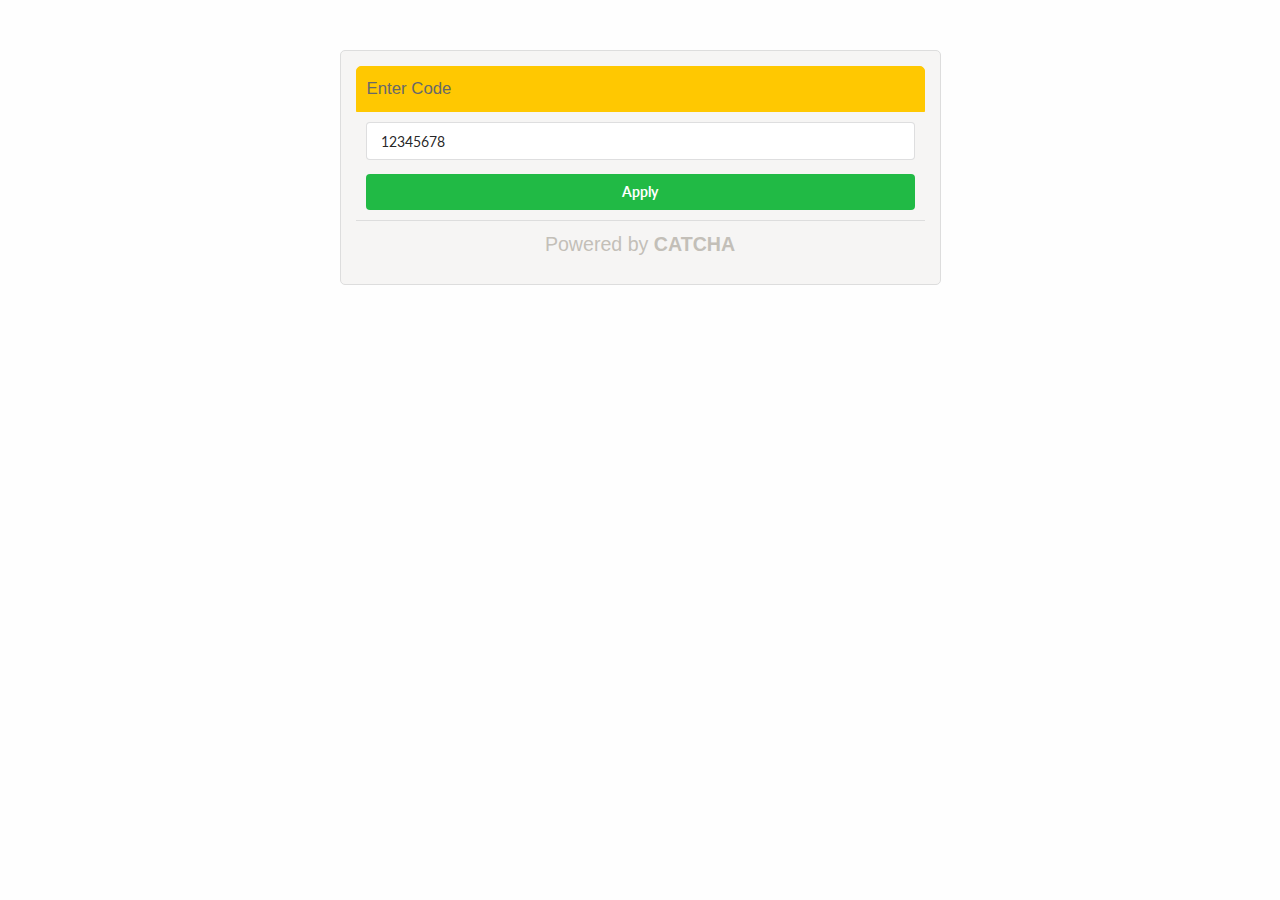
<file: index.html>
<!DOCTYPE html>
<html class="wrapp-layout">
<head>
    <meta charset="utf-8">
    <meta http-equiv="X-UA-Compatible" content="IE=edge">
    <meta name="viewport" content="width=device-width, initial-scale=1.0, minimum-scale=1.0, maximum-scale=1.0, user-scalable=no">
    <meta name="HandheldFriendly" content="true">
	<title>Listen QR</title>
	<link rel="icon" href="public/images/favicon.ico">
	<link rel="stylesheet" type="text/css" href="public/semantic/semantic.min.css">
	<link rel="stylesheet" href="public/css/listen.css">
	<script
	  src="https://code.jquery.com/jquery-3.1.1.min.js"
	  integrity="sha256-hVVnYaiADRTO2PzUGmuLJr8BLUSjGIZsDYGmIJLv2b8="
	  crossorigin="anonymous"></script>
	<script src="public/semantic/semantic.min.js"></script>

</head>
<body>

<div class="screen screen-scancode">
    <div class="ui grid centered">
	    <div class="sixteen wide mobile eight wide tablet eight wide computer column">
			<div class="wrap-feedback">

				<div class="head-box">
					<p class="uk-text-center uk-text-bold title-text">Enter Code</p>
				</div>


				<div class="ui form body-box">
			
					<div class="field">
					<input name="code" type="text" placeholder="Enter code" value="12345678">
					</div>

					<div class="ui error message"></div>


					<div class="fluid ui green submit button medium btn-start">
						Apply
					</div>

				</div>

				<div class="foot-brand">
					<a href="http://catcha.vn" target="_blank" class="foot-brand-name">Powered by <span class="brand">Catcha</span></a>
				</div>
			</div>
		</div>
    </div>
</div>


<script>

	$('.ui.form')
	  .form({
	    on: 'blur',
	    fields: {
	      code: {
	        identifier  : 'code',
	        rules: [
	          {
	            type   : 'regExp[/^[a-zA-Z0-9_-]{8,12}$/]',
	            prompt : 'Please enter code store'
	          }
	        ]
	      }
	    },
	    onSuccess : function() {
            window.location.href = "feedback.html";
        }
	  })
	;


</script>

</body>
</html>
</file>
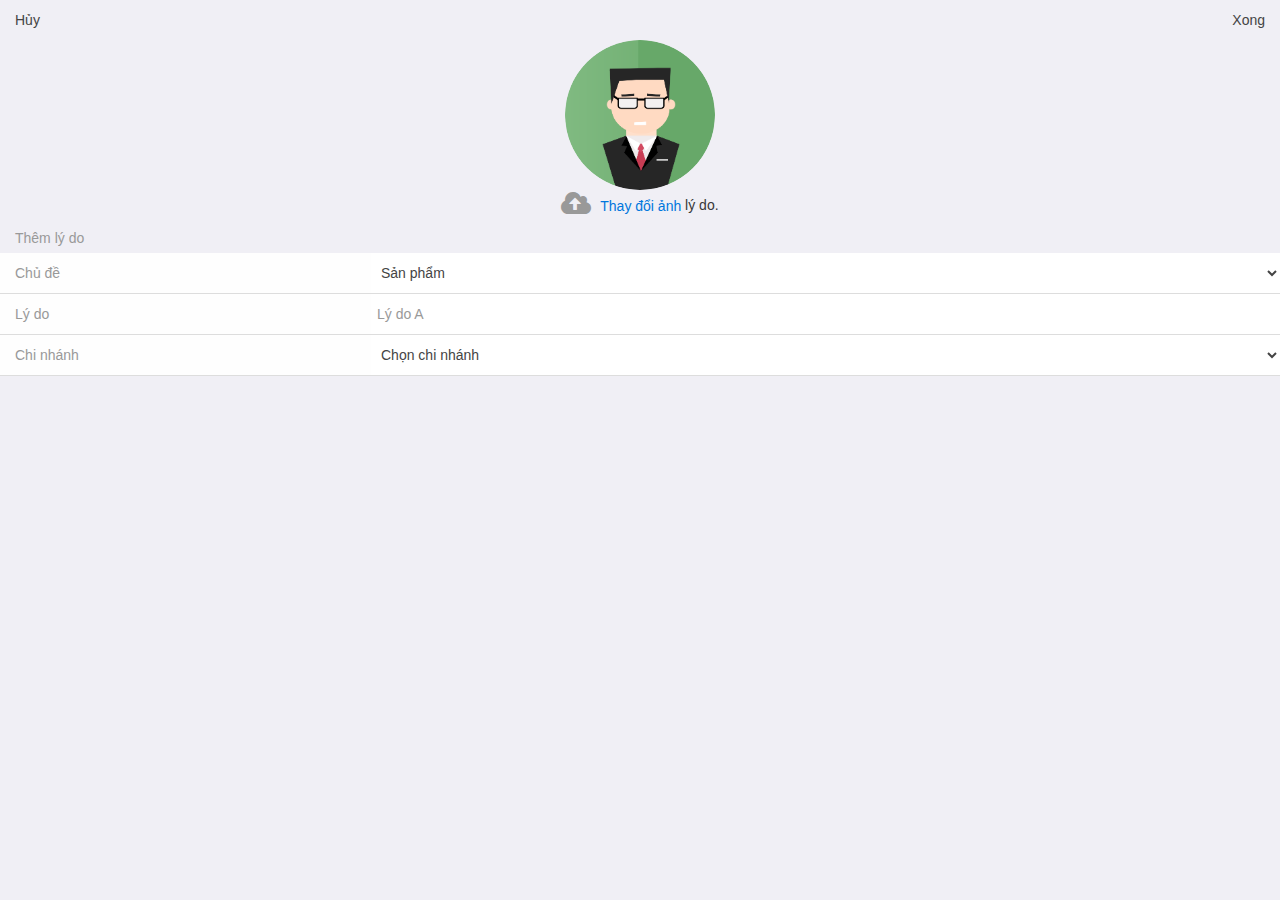
<file: add_reason.html>
<!DOCTYPE html>
<html>
<head>
    <meta charset="utf-8">
    <meta http-equiv="X-UA-Compatible" content="IE=edge">
    <meta name="viewport" content="width=device-width, initial-scale=1.0, minimum-scale=1.0, maximum-scale=1.0, user-scalable=no">
    <meta name="HandheldFriendly" content="true">
	<title>Add a new reason | Catcha Manage - Ứng dụng quản lý feedback, chăm sóc ngay khi khách hàng bước chân vào cửa hàng</title>
	<link rel="icon" href="public/images/favicon.ico">
	<link rel="stylesheet" href="public/css/uikit.almost-flat.css" />
	<link rel="stylesheet" href="public/css/components/form-password.almost-flat.min.css" />
	<link rel="stylesheet" href="public/css/components/search.almost-flat.min.css" />
	<link rel="stylesheet" href="public/css/components/form-file.almost-flat.min.css" />
	<link rel="stylesheet" href="public/css/components/upload.almost-flat.min.css" />
	<link rel="stylesheet" href="https://maxcdn.bootstrapcdn.com/font-awesome/4.7.0/css/font-awesome.min.css" />
	<link rel="stylesheet" href="public/css/style.css" />
</head>
<body>


<div class="uk-container-simon nav-cc">
	<div class="uk-grid">
		<a class="uk-text-left uk-width-1-2 icon-route" href="index.html">Hủy</a>
		<a class="uk-text-right uk-width-1-2 icon-route">Xong</a>
	</div>
</div>

<div class="uk-text-center">
	<div class="uk-text-center">
		<img src="public/images/employee/user.png" alt="" class="uk-border-circle thumbnail-human">

		<div id="upload-drop" class="uk-placeholder uk-text-center">
            <i class="uk-icon-cloud-upload uk-icon-medium uk-text-muted uk-margin-small-right"></i> <a class="uk-form-file">Thay đổi ảnh<input id="upload-select" type="file"></a> lý do.
	    </div>
	</div>
	<div class="clearfix"></div>
</div>

<!-- Info -->
<div class="box-form">
	<div class="uk-container-simon">
		<p class="title-box">Thêm lý do</p>
	</div>
	<div class="box-white">
		<form class="uk-form">
		    <div class="uk-grid control-form uk-margin-top-remove">
		        <div class="uk-width-3-10 label-input text-gray">Chủ đề</div>
		        <div class="uk-width-7-10 wrap-input">
        			<div class="uk-form-select" data-uk-form-select>
	        			<span></span>
					    <select class="uk-width-1-1">
					        <option value="1" selected="">Sản phẩm</option>
					        <option value="2">Nhân viên</option>
					        <option value="3">Bảo hành</option>
					        <option value="4">Khác</option>
					    </select>
					</div>
		        </div>
		    </div>

		    <div class="uk-grid control-form uk-margin-top-remove">
		        <div class="uk-width-3-10 label-input text-gray">Lý do</div>
		        <div class="uk-width-7-10 wrap-input">
			        <input type="text" placeholder="Lý do A" class="uk-width-1-1 input-form">
		        </div>
		    </div>

		    <div class="uk-grid control-form uk-margin-top-remove">
		        <div class="uk-width-3-10 label-input text-gray">Chi nhánh</div>
		        <div class="uk-width-7-10 wrap-input">
        			<div class="uk-form-select" data-uk-form-select>
					    <span></span>
					    <select class="uk-width-1-1">
					        <option value="0">Chọn chi nhánh</option>
					        <option value="1">Ad1: 103B6 Phạm Ngọc Thạch, Đống Đa</option>
					        <option value="2">Ad1: 103B6 Phạm Ngọc Thạch, Đống Đa, Hà Nội,  Hà Nội</option>
					    </select>
					</div>
		        </div>
		    </div>

		</form>
	</div>
</div>
<!-- END Info -->


<!-- Script -->
<script src="https://code.jquery.com/jquery-1.12.4.min.js" integrity="sha256-ZosEbRLbNQzLpnKIkEdrPv7lOy9C27hHQ+Xp8a4MxAQ=" crossorigin="anonymous"></script>
<script src="public/js/uikit.min.js"></script>
<script src="public/js/components/form-password.min.js"></script>
<script src="public/js/components/search.min.js"></script>
<script src="public/js/components/upload.min.js"></script>
<script>

    $(function(){

        var progressbar = $("#progressbar"),
            bar         = progressbar.find('.uk-progress-bar'),
            settings    = {

            action: '/', // upload url

            allow : '*.(jpg|jpeg|gif|png)', // allow only images

            loadstart: function() {
                bar.css("width", "0%").text("0%");
                progressbar.removeClass("uk-hidden");
            },

            progress: function(percent) {
                percent = Math.ceil(percent);
                bar.css("width", percent+"%").text(percent+"%");
            },

            allcomplete: function(response) {

                bar.css("width", "100%").text("100%");

                setTimeout(function(){
                    progressbar.addClass("uk-hidden");
                }, 250);

                alert("Upload Completed")
            }
        };

        var select = UIkit.uploadSelect($("#upload-select"), settings),
            drop   = UIkit.uploadDrop($("#upload-drop"), settings);
    });

</script>
<!--END Script -->
</body>
</html>
</file>
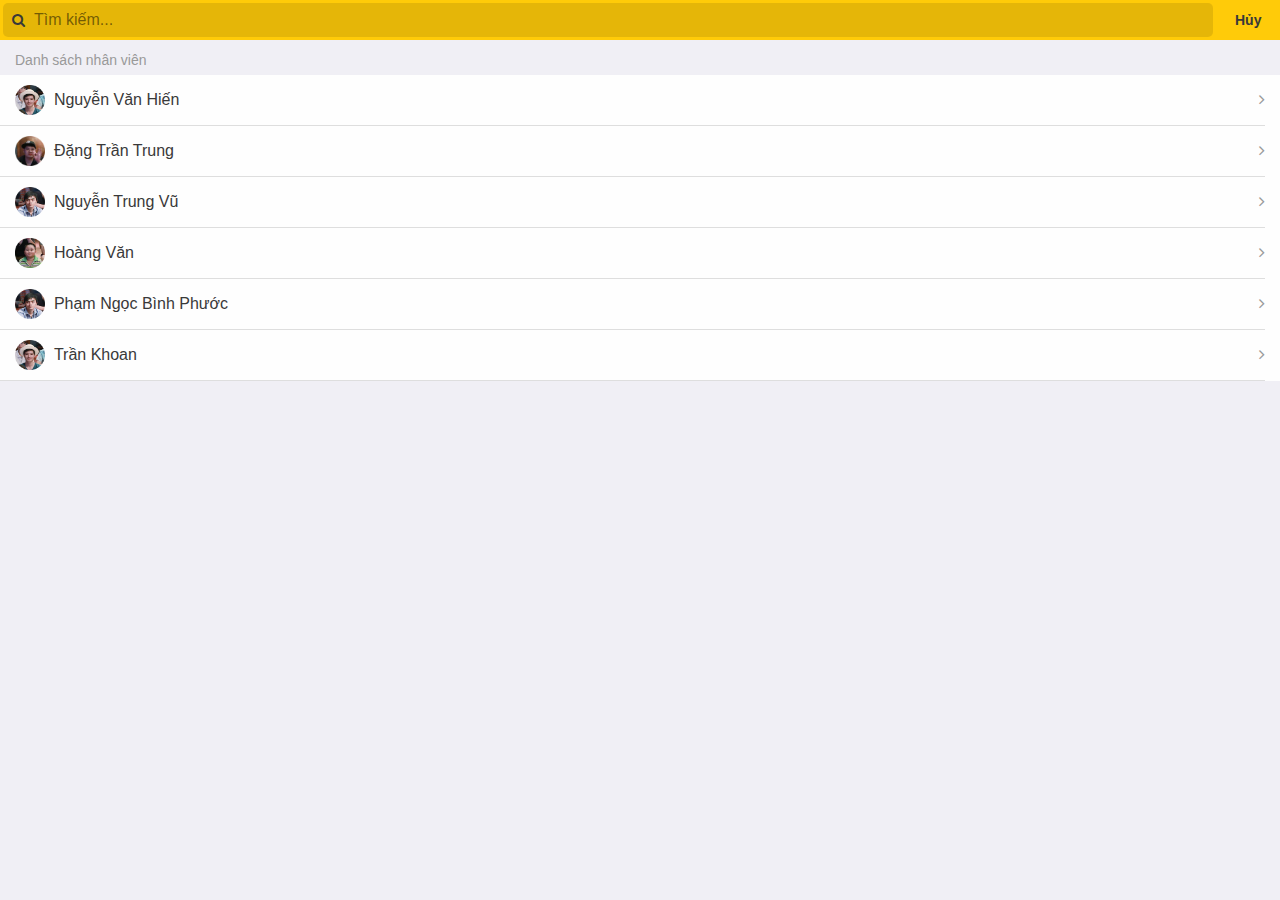
<file: contact.html>
<!DOCTYPE html>
<html>
<head>
    <meta charset="utf-8">
    <meta http-equiv="X-UA-Compatible" content="IE=edge">
    <meta name="viewport" content="width=device-width, initial-scale=1.0, minimum-scale=1.0, maximum-scale=1.0, user-scalable=no">
    <meta name="HandheldFriendly" content="true">
	<title>Contact | Catcha Manage - Ứng dụng quản lý feedback, chăm sóc ngay khi khách hàng bước chân vào cửa hàng</title>
	<link rel="icon" href="public/images/favicon.ico">
	<link rel="stylesheet" href="public/css/uikit.almost-flat.css" />
	<link rel="stylesheet" href="public/css/components/form-password.almost-flat.min.css" />
	<link rel="stylesheet" href="public/css/components/search.almost-flat.min.css" />
	<link rel="stylesheet" href="https://maxcdn.bootstrapcdn.com/font-awesome/4.7.0/css/font-awesome.min.css" />
	<link rel="stylesheet" href="public/css/style.css" />
</head>
<body>

<!-- Navbar -->
<div class="nav-route bg-nav-orange">
	
	<!-- Notify Clasico -->
	<div class="nav-clasico" hidden>
		<!-- Control -->
		<div class="nav-area nav-control">
			<a href="#my-id" data-uk-offcanvas class="item item-control"><i class="fa fa-bars" aria-hidden="true"></i></a>
		</div>
		<!--END Control -->

		<div class="nav-primary">
				
			<!-- Action -->
			<div class="nav-area nav-action nav-action-notify">
				<div class="nav-notify">
					<a href="" class="notiquid">
						<img src="public/images/emoji_lovex25.png" alt="Emoji" class="img-notiquid">
						<span class="quantum-notiquid bg-red">100K</span>
					</a>
					<a href="" class="notiquid">
						<img src="public/images/emoji_smilex25.png" alt="Emoji" class="img-notiquid">
						<span class="quantum-notiquid bg-red">27.9K</span>
					</a>
					<a href="" class="notiquid">
						<img src="public/images/emoji_angryx25.png" alt="Emoji" class="img-notiquid">
						<span class="quantum-notiquid bg-red">43K</span>
					</a>
				</div>
			</div>
			<!-- END Action -->
		
			<!-- Option -->
			<div class="nav-area nav-option">
				<a href="#modal-time" data-uk-modal class="item item-control"><i class="fa fa-search" aria-hidden="true"></i></a>
				<a href="#modal-time" data-uk-modal class="item item-control"><i class="fa fa-ellipsis-v" aria-hidden="true"></i></a>
			</div>
			<!-- END Option -->
		</div>
	</div>	
	<!-- END Notify Clasico -->

	<!-- Clasico -->
	<div class="nav-clasico" hidden>
		<!-- Control -->
		<div class="nav-area nav-control">
			<a href="#my-id" data-uk-offcanvas class="item item-control"><i class="fa fa-bars" aria-hidden="true"></i></a>
		</div>
		<!--END Control -->

		<div class="nav-primary">
				
			<!-- Action -->
			<div class="nav-area nav-action">
				<!-- Location -->
				<div class="nav-location  uk-text-center" >
					<div class="border-location  uk-text-truncate">
					<a href="">
						<i class="fa fa-search uk-text-muted" aria-hidden="true"></i>
						Công ty Canifa Việt Nam
					</a>
					</div>
				</div>
				<!-- END Location -->
				
			</div>
			<!-- END Action -->
		
			<!-- Option -->
			<div class="nav-area nav-option">
				<a href="#modal-time" data-uk-modal class="item item-control"><i class="fa fa-ellipsis-v" aria-hidden="true"></i></a>
			</div>
			<!-- END Option -->
		</div>
	</div>
	<!-- END Clasico -->

	<!-- Form -->
	<div class="nav-form">
		<div class="form-action">
			<div class="uk-form-icon outside">
			    <i class="uk-icon-search"></i>
			    <input type="text" placeholder="Tìm kiếm..." class="input-action">
			</div>
		</div>
		<div class="form-item">
			<a href="" class="uk-text-bold">Hủy</a>
		</div>
	</div>
	<!-- END Form -->
	<div class="clearfix"></div>
</div>

<!-- off-canvas sidebar -->
<div id="my-id" class="uk-offcanvas">
    <div class="uk-offcanvas-bar menu-seting">
    
	    <div class="box-setting">
			<div class="uk-container-simon">
				<p class="title-box">Menu chính</p>
			</div>
			<ul class="uk-nav uk-nav-parent-icon box-white list-setting" data-uk-nav="">
				<li class="item-setting">
					<a href="home.html">
						<img src="public/images/icon/notification.png" class="icon-setting">
						<span class="uk-text-middle uk-text-truncate name-setting">Thông báo</span>
					</a>
				</li>
				<li class="item-setting">
					<a href="company.html">
						<img src="public/images/icon/company.png" class="icon-setting">
						<span class="uk-text-middle uk-text-truncate name-setting">Công ty</span>
					</a>
				</li>
				<li class="item-setting">
					<a href="feedback.html">
						<img src="public/images/icon/message.png" class="icon-setting">
						<span class="uk-text-middle uk-text-truncate name-setting">Feedback</span>
					</a>
				</li>
				<li class="item-setting">
					<a href="feedback.html">
						<img src="public/images/icon/follow.png" class="icon-setting">
						<span class="uk-text-middle uk-text-truncate name-setting">Chi nhánh quan tâm</span>
					</a>
				</li>
				<li class="item-setting">
					<a href="###">
						<img src="public/images/icon/pie-chart.png" class="icon-setting">
						<span class="uk-text-middle uk-text-truncate name-setting">Báo cáo</span>
					</a>
				</li>

	        </ul>
	    </div>

	    <div class="box-setting">
			<div class="uk-container-simon">
				<p class="title-box">Quản trị</p>
			</div>
			<ul class="uk-nav uk-nav-parent-icon box-white list-setting" data-uk-nav="">
				<li class="item-setting">
					<a href="add_reason.html">
						<img src="public/images/icon/menu.png" class="icon-setting">
						<span class="uk-text-middle uk-text-truncate name-setting">Thêm nguyên nhân</span>
					</a>
				</li>
				<li class="item-setting">
					<a href="human.html">
						<img src="public/images/icon/manager.png" class="icon-setting">
						<span class="uk-text-middle uk-text-truncate name-setting">Thêm AM & Manager</span>
					</a>
				</li>
				<li class="item-setting">
					<a href="human.html">
						<img src="public/images/icon/user.png" class="icon-setting">
						<span class="uk-text-middle uk-text-truncate name-setting">Thêm nhân viên</span>
					</a>
				</li>
				<li class="item-setting">
					<a href="uprole.html">
						<img src="public/images/icon/eyeglasses.png" class="icon-setting">
						<span class="uk-text-middle uk-text-truncate name-setting">Trao quyền</span>
					</a>
				</li>
	        </ul>
	    </div>

	    <div class="box-setting">
			<div class="uk-container-simon">
				<p class="title-box">Cài đặt</p>
			</div>
			<ul class="uk-nav uk-nav-parent-icon box-white list-setting" data-uk-nav="">
				<li class="item-setting">
					<a href="feedback.html">
						<img src="public/images/icon/smartphone.png" class="icon-setting">
						<span class="uk-text-middle uk-text-truncate name-setting">Thông báo</span>
						<span class="action-setting">ON</span>
					</a>
				</li>
				<li class="item-setting">
					<a href="company.html">
						<img src="public/images/icon/speaker.png" class="icon-setting">
						<span class="uk-text-middle uk-text-truncate name-setting">Âm thanh</span>
						<span class="action-setting">OFF</span>
					</a>
				</li>
	        </ul>
	    </div>

	    <div class="box-setting">
			<div class="uk-container-simon">
				<p class="title-box">Tài khoản</p>
			</div>
			<ul class="uk-nav uk-nav-parent-icon box-white list-setting" data-uk-nav="">
				<li class="item-setting">
					<a href="feedback.html">
						<img src="public/images/icon/star.png" class="icon-setting">
						<span class="uk-text-middle uk-text-truncate name-setting">Profile</span>
					</a>
				</li>
				<li class="item-setting">
					<a href="company.html">
						<img src="public/images/icon/reload.png" class="icon-setting">
						<span class="uk-text-middle uk-text-truncate name-setting">Đổi mật khẩu</span>
					</a>
				</li>
				<li class="item-setting">
					<a href="human.html">
						<img src="public/images/icon/exit.png" class="icon-setting">
						<span class="uk-text-middle uk-text-truncate name-setting">Đăng xuất</span>
					</a>
				</li>
	        </ul>
	    </div>

    </div>
</div>
<!-- END off-canvas sidebar -->
<!-- END Navbar -->

<!-- Contact -->
<div class="box-list">
	<div class="uk-container-simon">
		<p class="title-box">Danh sách nhân viên</p>
	</div>
	
	<div class="box-white">
		<div class="uk-container-simon">
			<div class="uk-grid">
			    <div class="uk-width-large-1-1 uk-width-medium-1-1 uk-width-small-1-1 uk-width-1-1 row-list">
		            <img src="public/images/employee/avt1.png" class="img-box-list">
		            <span class="uk-text-middle uk-text-truncate title-list text-name"><a href="" class="text-black">Nguyễn Văn Hiến</a></span>
		            <span class="uk-text-middle title-list title-list-right text-gray"><i class="fa fa-angle-right" aria-hidden="true"></i></span>
			    </div>
			    <div class="uk-width-large-1-1 uk-width-medium-1-1 uk-width-small-1-1 uk-width-1-1 row-list">
		            <img src="public/images/employee/avt2.png" class="img-box-list">
		            <span class="uk-text-middle uk-text-truncate title-list text-name"><a href="" class="text-black">Đặng Trần Trung</a></span>
		            <span class="uk-text-middle title-list title-list-right text-gray"><i class="fa fa-angle-right" aria-hidden="true"></i></span>
			    </div>
			    <div class="uk-width-large-1-1 uk-width-medium-1-1 uk-width-small-1-1 uk-width-1-1 row-list">
		            <img src="public/images/employee/avt3.png" class="img-box-list">
		            <span class="uk-text-middle uk-text-truncate title-list text-name"><a href="" class="text-black">Nguyễn Trung Vũ</a></span>
		            <span class="uk-text-middle title-list title-list-right text-gray"><i class="fa fa-angle-right" aria-hidden="true"></i></span>
			    </div>
			    <div class="uk-width-large-1-1 uk-width-medium-1-1 uk-width-small-1-1 uk-width-1-1 row-list">
		            <img src="public/images/employee/avt4.png" class="img-box-list">
		            <span class="uk-text-middle uk-text-truncate title-list text-name"><a href="" class="text-black">Hoàng Văn</a></span>
		            <span class="uk-text-middle title-list title-list-right text-gray"><i class="fa fa-angle-right" aria-hidden="true"></i></span>
			    </div>
			    <div class="uk-width-large-1-1 uk-width-medium-1-1 uk-width-small-1-1 uk-width-1-1 row-list">
		            <img src="public/images/employee/avt3.png" class="img-box-list">
		            <span class="uk-text-middle uk-text-truncate title-list text-name"><a href="" class="text-black">Phạm Ngọc Bình Phước</a></span>
		            <span class="uk-text-middle title-list title-list-right text-gray"><i class="fa fa-angle-right" aria-hidden="true"></i></span>
			    </div>
			    <div class="uk-width-large-1-1 uk-width-medium-1-1 uk-width-small-1-1 uk-width-1-1 row-list">
		            <img src="public/images/employee/avt1.png" class="img-box-list">
		            <span class="uk-text-middle uk-text-truncate title-list text-name"><a href="" class="text-black">Trần Khoan</a></span>
		            <span class="uk-text-middle title-list title-list-right text-gray"><i class="fa fa-angle-right" aria-hidden="true"></i></span>
			    </div>
			</div>
		</div>
	</div>
</div>
<!-- END Contact -->


<!-- Modal time-->
<div id="modal-time" class="uk-modal uk-text-center">
    <div class="uk-modal-dialog modal-time-choice">
        <ul class="modal-time-list">
		    <li><a class="">7 ngày gần đây</a></li>
		    <li><a class="">30 ngày gần đây</a></li>
		    <li><a class="">Tháng này</a></li>
		    <li><a class="">90 ngày gần đây</a></li>
		    <li><a class="">Năm nay</a></li>
		    <li><a class="">Tùy chọn</a></li>
		</ul>
		<li><a class="uk-modal-close modal-time-cancel">Hủy</a></li>
    </div>
</div>
<!-- END Modal time -->

<!-- Script -->
<script src="https://code.jquery.com/jquery-1.12.4.min.js" integrity="sha256-ZosEbRLbNQzLpnKIkEdrPv7lOy9C27hHQ+Xp8a4MxAQ=" crossorigin="anonymous"></script>
<script src="public/js/uikit.min.js"></script>
<script src="public/js/components/form-password.min.js"></script>
<script src="public/js/components/search.min.js"></script>
<!--END Script -->
</body>
</html>
</file>
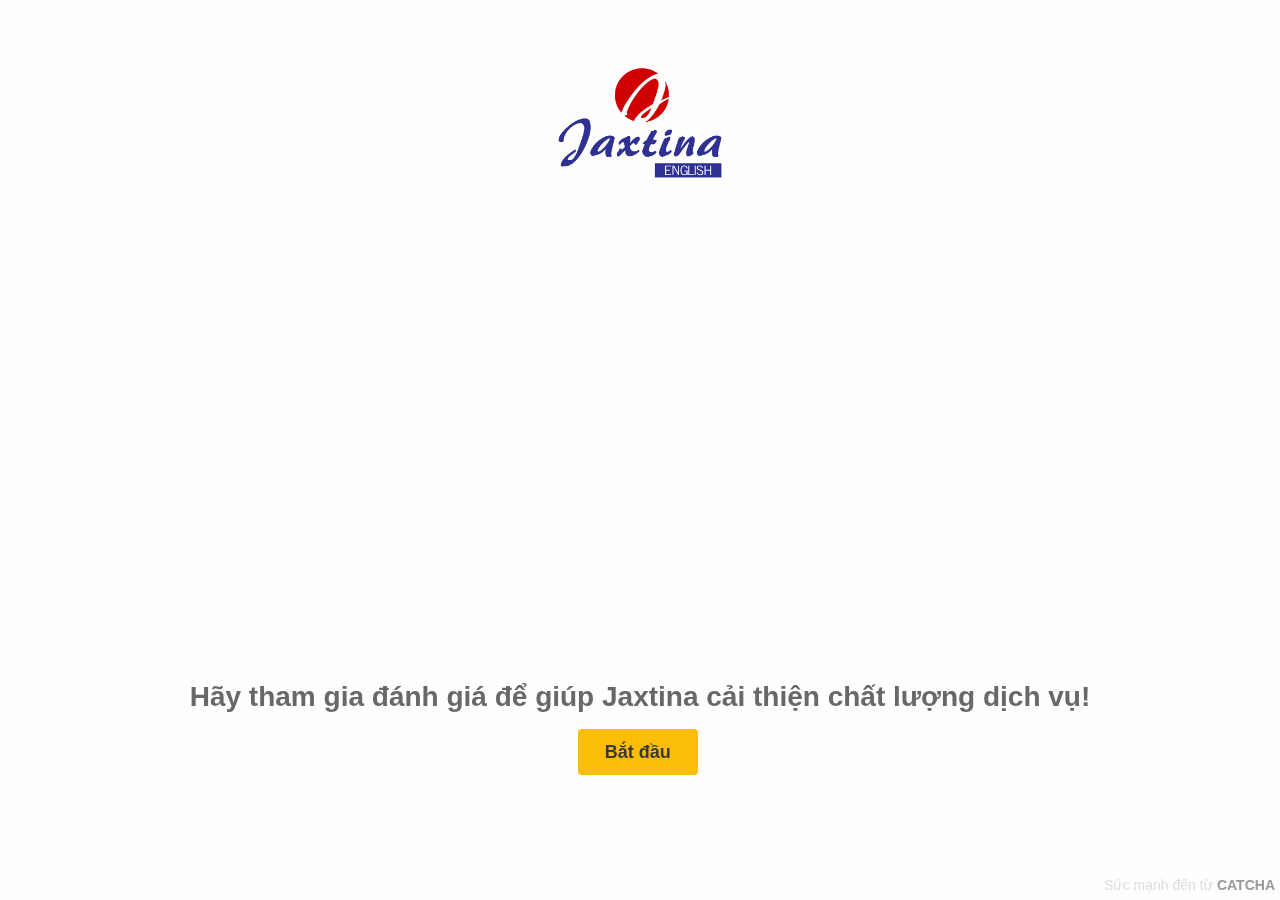
<file: feedback.html>
<!DOCTYPE html>
<html class="wrapp-layout">
<head>
    <meta charset="utf-8">
    <meta http-equiv="X-UA-Compatible" content="IE=edge">
    <meta name="viewport" content="width=device-width, initial-scale=1.0, minimum-scale=1.0, maximum-scale=1.0, user-scalable=no">
    <meta name="HandheldFriendly" content="true">
	<title>Listen QR</title>
	<link rel="icon" href="public/images/favicon.ico">
	<link rel="stylesheet" type="text/css" href="public/semantic/semantic.min.css">
	<link rel="stylesheet" href="public/css/listen.css">
	<script src="public/js/jquery-1.12.4.min.js"></script>
	<script src="public/semantic/semantic.min.js"></script>

</head>
<body>

<div class="screen screen-sayhello">
	<img src="public/uploads/jaxtina.png" class="logo">
	
	<div class="core">
		<h1 class="sayhello">Hãy tham gia đánh giá để giúp Jaxtina cải thiện chất lượng dịch vụ!</h1>

		<button class="big ui yellow button go-react">
		  Bắt đầu
		</button>
	</div>

	<p class='copyright'>Sức mạnh đến từ <a href="http://catcha.vn" target="_blank" class='brand'>CATCHA</a></p>
</div>

<div class="screen screen-react" hidden>
	<div class="ui grid centered">
	  <div class="sixteen wide mobile eight wide tablet eight wide computer column">
		
		<div class="step step-one">
			<div class="item active"></div>
			<div class="item"></div>
			<div class="item"></div>
		</div>

	    <p class="question-one">Mức độ hài lòng về dịch vụ của chúng tôi?</p>

		<div class="emoji ui equal width center aligned grid">			
		  <div class="column item" data-react="3">
		    <img src="public/images/emoji-unhappy.gif" alt="">
		    <p class="tip">Không hài lòng</p>
		  </div>
		  <div class="column item" data-react="2">
		    <img src="public/images/emoji-neutral.gif" alt="">
		    <p class="tip">Bình thường</p>
		  </div>
		  <div class="column item" data-react="1">
		    <img src="public/images/emoji-statisfied.gif" alt="">
		    <p class="tip">Rất hài lòng</p>
		  </div>
		</div>
		
		<div class="guide">
			<i class="help circle icon"></i>
		</div>

	  </div>
	</div>

	<div class="foot-guide" hidden>
		<p>Đánh giá dịch vụ bằng cách <b>chạm</b> biểu tượng cảm xúc tương ứng với mức độ hài lòng.</p>
		<button class="ui button large red go-hidden">
		  Đóng
		</button>
	</div>

</div>

<div class="screen screen-thanks" hidden>
	<div class="ui grid centered">
		<div class="wrap-thanks">
			<img src="public/images/icon/checked_white.png" alt="" class="img-checked" hidden>
			<h1 class="say-thanks">Cảm ơn bạn đã phản hồi.</h1>
			<p class="say-futuer">Chúng tôi luôn trân trọng những đóng góp của bạn và mong nhận được càng nhiều phản hồi hơn nữa trong tương lai.</p>
		</div>
	</div>
</div>

<div class="screen screen-feedback" hidden>
	<div class="ui grid centered">
	  <div class="sixteen wide mobile eight wide tablet eight wide computer column">

		<div class="step step-two">
			<div class="item active comeback"></div>
			<div class="item active"></div>
			<div class="item unactive"></div>
		</div>

	    <!-- <p class="text-center tip">Chạm vào biểu tượng cảm xúc để quay lại</p> -->

		<div class="ui grid centered ">
		  <div class="column  text-center reponse-emotion">
		    <img src="public/images/emoji-unhappy.gif">
		    <p class="reponse-emotion">We are sorry. What we did wrong?</p>
		  </div>
		</div>


		<div class="ui form large body-box information">

			<input type="hidden" name="brand" value="zalo_quan-1975">
			<input type="hidden" name="location" value="">

			<div class="ui fluid multiple normal selection dropdown">
				<input type="hidden" name="subject">
				<i class="dropdown icon"></i>
				<div class="default text">Chọn lý do</div>
				<div class="menu topic">
				  <div class="item" data-value="1"><img src="public/uploads/chef.png"> Nhân viên</div>
				  <div class="item" data-value="2"><img src="public/uploads/burger-flat.png"> Thực đơn</div>
				  <div class="item" data-value="3"><img src="public/uploads/salt.png"> Khẩu vị</div>
				  <div class="item" data-value="4"><img src="public/uploads/grocery.png"> Không gian</div>
				  <div class="item" data-value="5"><img class="ui avatar image" src="public/images/icon/etc.png"> Khác</div>
				</div>
			 </div>

			<div class="wrap-feedback opinion" hidden>
				
				<p class="tip-to-opinion"></p>
			
					<div class="field">
					<textarea rows="3" name="opinion" placeholder="Góp ý chi tiết"></textarea>
					</div>

					<p class="help-block">Để lại thông tin để được hỗ trợ ngay khi phản hồi được tiếp nhận:</p>

					<div class="field">
					<input name="name" type="text" placeholder="Họ tên">
					</div>

					<div class="field">
					<input name="phone" type="number" placeholder="Điện thoại" pattern="[0-9]*" inputmode="numeric">
					</div>

					<div class="ui error message"></div>

					<div class="fluid ui animated button large blue btn-final submit" tabindex="0">
					  <div class="visible content">Gửi</div>
					  <div class="hidden content">
					    <i class="send icon"></i>
					  </div>
					</div>
			</div>
		</div>
	  </div>
	</div>
</div>



<script>

	//Effect
	$('.ui.checkbox').checkbox();

	$('.ui.normal.dropdown')
	  .dropdown({
	    maxSelections: 5
	  })
	;


	//sayhello
	$('.go-react').click(function(){
		$('.screen-sayhello').transition('fly right', '500ms', function(){
			$('.screen-react').fadeIn(10);
		});
	});

	//react
	$('.emoji .column').click(function(){
		$('.screen-react').fadeOut();
		$(this).transition({
				animation  : 'fly down',
				duration   : '500ms',
				onComplete : function() {
					$('.screen-feedback').transition('slide down', '350ms');
					$(this).addClass('emoji-fly');
				}
			});
	});

	$('.comeback').click(function(){
		$('.screen-feedback').transition('fly down', '19ms');
		$('.screen-react').fadeIn('1000ms');
		$('.emoji-fly').transition('fly down', '650ms');

		$('.emoji').find('.emoji-fly').removeClass('emoji-fly');

		

	});

	$('.guide, .go-hidden').click(function(){
		$('.foot-guide').transition('slide up', '200ms');
	});

	$('.topic .item').click(function(){
		$('.opinion').transition('slide up', '600ms');
		$('.wrap-feedback').removeClass('opinion');
		$('.unactive').addClass('active');


	});



	//Handle
	var react = 0;
	$(".emoji .item").click(function(){

		//Change text
		react = $(this).data("react");
		var string = "";
		var emotion = "";
		switch(react) {
		    case 1:
		        string = "Tuyệt vời! Bạn hài lòng nhất về điều gì?";
		        emotion = 'statisfied';
		        tip = "Hãy góp ý để chúng tôi hoàn thiện dịch vụ tốt hơn nữa.";
		        break;
		    case 2:
		        string = "Bạn hài lòng nhất về điều gì?";
		        emotion = 'neutral';
		        tip = "Chúng tôi cần làm gì để cải thiện dịch vụ tốt hơn?";
		        break;
		    case 3:
		        string = "Xin lỗi quý khách! Bạn không hài lòng về điều gì?";
		        emotion = 'unhappy';
		        tip = "Chúng tôi cần làm gì để khắc phục sai sót này?";
		        break;
		    default:
		        string = "Tuyệt vời! Điều gì khiến bạn rất hài lòng?";
			    emotion = 'statisfied';
		        tip = "Hãy góp ý cho chúng tôi, làm sao để có thể làm tốt hơn nữa.";
		}

		var html = '<img src="public/images/emoji-'+emotion+'.gif" style="height: 85px">'
		    		+'<p class="reponse-emotion">'+string+'</p>';
		$('.reponse-emotion').html(html);
		$('.tip-to-opinion').text(tip);

	});

	//validate form
	$('.information')
	  .form({
	    on: 'blur',
	    fields: {
	      opinion: {
	        identifier  : 'opinion',
	        rules: [
	          {
	            type   : 'empty',
	            prompt : 'Hãy góp ý giúp chúng tôi hoàn thiện dịch vụ của mình.'
	          },
	          {
	            type   : 'maxLength[500]',
	            prompt : 'Góp ý không dài quá 500 ký tự.'
	          },
            	{
	            type   : 'doesntContain[<]',
	            prompt : 'Góp ý không chứa ký tự đặc biệt.'
	          },
            	{
	            type   : 'doesntContain[>]',
	            prompt : 'Góp ý không chứa ký tự đặc biệt.'
	          },
            	{
	            type   : 'doesntContain[\']',
	            prompt : 'Góp ý không chứa ký tự đặc biệt.'
	          },
            	{
	            type   : 'doesntContain[\"]',
	            prompt : 'Góp ý không chứa ký tự đặc biệt.'
	          },
            	{
	            type   : 'doesntContain[@]',
	            prompt : 'Góp ý không chứa ký tự đặc biệt.'
	          },
            	{
	            type   : 'doesntContain[{]',
	            prompt : 'Góp ý không chứa ký tự đặc biệt.'
	          },
            	{
	            type   : 'doesntContain[}]',
	            prompt : 'Góp ý không chứa ký tự đặc biệt.'
	          }
	        ]
	      },
	      name: {
	        identifier  : 'name',
	        rules: [
	          {
	            type   : 'maxLength[50]',
	            prompt : 'Xin lỗi hãy dùng tên ngắn hơn.'
	          },
            	{
	            type   : 'doesntContain[<]',
	            prompt : 'Họ tên không chứa ký tự đặc biệt.'
	          },
            	{
	            type   : 'doesntContain[>]',
	            prompt : 'Họ tên không chứa ký tự đặc biệt.'
	          },
            	{
	            type   : 'doesntContain[\']',
	            prompt : 'Họ tên không chứa ký tự đặc biệt.'
	          },
            	{
	            type   : 'doesntContain[\"]',
	            prompt : 'Họ tên không chứa ký tự đặc biệt.'
	          },
            	{
	            type   : 'doesntContain[@]',
	            prompt : 'Họ tên không chứa ký tự đặc biệt.'
	          },
            	{
	            type   : 'doesntContain[{]',
	            prompt : 'Họ tên không chứa ký tự đặc biệt.'
	          },
            	{
	            type   : 'doesntContain[}]',
	            prompt : 'Họ tên không chứa ký tự đặc biệt.'
	          }
	        ]
	      },
	      phone: {
	        identifier  : 'phone',
	        rules: [
	          {
	            type   : 'regExp[/^[+0-9_-]{0,11}$/]',
	            prompt : 'Chỉ điền số điện thoại.'
	          }
	        ]
	      },
	      brand: {
	        identifier  : 'brand',
	        rules: [
	          {
	            type   : 'regExp[/^[a-zA-Z0-9_-]{3,50}$/]',
	            prompt : 'Không tìm thấy thương hiệu đề xuất.'
	          }
	        ]
	      },
	      location: {
	        identifier  : 'location',
	        rules: [
	          {
	            type   : 'regExp[/^[a-zA-Z0-9_-]{0,255}$/]',
	            prompt : 'Không tìm thấy vị trí đề xuất.'
	          }
	        ]
	      },
	      subject: {
	        identifier  : 'subject',
	        rules: [
	          {
	            type   : 'maxCount[5]',
	            prompt : 'Tối đa được chọn 5 chủ đề.'
	          },
	          {
	            type   : 'regExp[/^[\,0-9]{0,11}$/]',
	            prompt : 'Không tìm thấy chủ đề đề xuất.'
	          }
	        ]
	      }
	    },
	    onSuccess : function() {
            $('.screen-feedback').transition('fade', '10ms');
            $('.screen-thanks').transition('fade', '650ms');
            $('.img-checked').transition('browse', '1800ms');

			var brand = $("input[name=brand]").val();
			var location = $("input[name=location]").val();
			var subject = $("input[name=subject]").val();
			var opinion = $("textarea[name=opinion]").val();
			var name = $("input[name=name]").val();
			var phone = $("input[name=phone]").val();

			var data = {
				react: react,
				brand: brand,
				location: location,
				subject: subject,
				opinion: opinion,
				name: name,
				phone: phone
			}
			console.log(data);

        }
	  })
	;


</script>

</body>
</html>
</file>
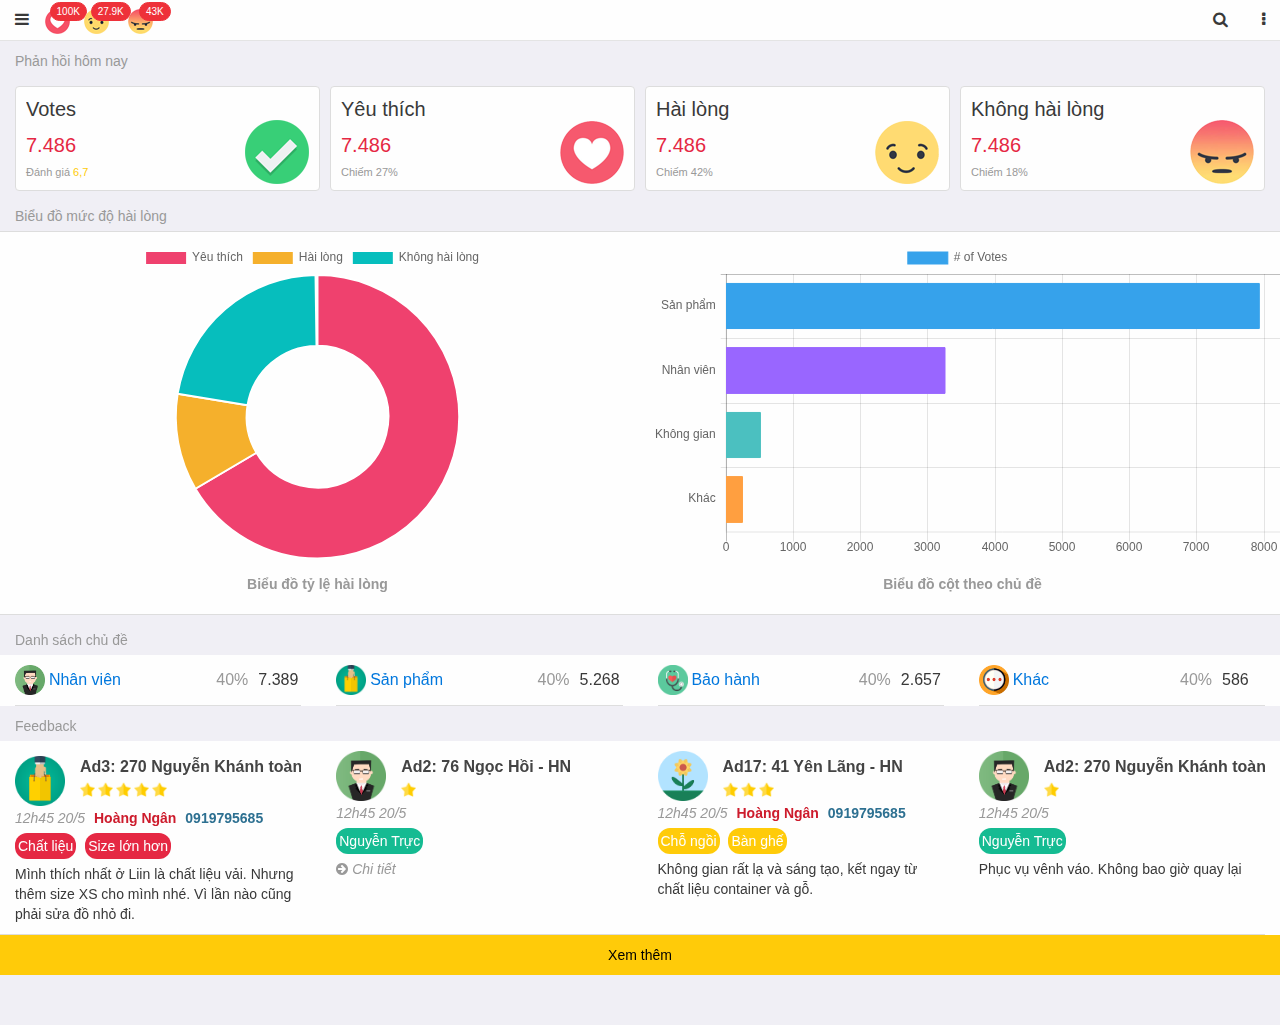
<file: home.html>
<!DOCTYPE html>
<html>
<head>
    <meta charset="utf-8">
    <meta http-equiv="X-UA-Compatible" content="IE=edge">
    <meta name="viewport" content="width=device-width, initial-scale=1, minimum-scale=1, maximum-scale=1, user-scalable=no">
    <meta name="HandheldFriendly" content="true">
    <meta name='mobile-web-app-capable' content='yes'>
    <link rel='icon' sizes='192x192' href='/public/images/launcher-icon-192.png'>
	<title>Home | Catcha Manage - Ứng dụng quản lý feedback, chăm sóc ngay khi khách hàng bước chân vào cửa hàng</title>
    <link rel="manifest" href="./manifest.json">
	<link rel="stylesheet" href="public/css/uikit.almost-flat.css" />
	<link rel="stylesheet" href="public/css/components/form-password.almost-flat.min.css" />
	<link rel="stylesheet" href="public/css/components/search.almost-flat.min.css" />
	<link rel="stylesheet" href="public/font-awesome/css/font-awesome.min.css" />
	<link rel="stylesheet" href="public/css/style.css" />
</head>
<body>

<!-- Navbar -->
<div class="nav-route bg-nav-white">

	<!-- Form -->
	<div class="nav-form" hidden>
		<div class="form-action">
			<div class="uk-form-icon outside">
			    <i class="uk-icon-search"></i>
			    <input type="text" placeholder="Tìm kiếm..." name="keyword" id="keyword" class="input-action" autofocus>
			</div>
		</div>
		<div class="form-item">
			<a href="javascript:void(0);" class="uk-text-bold btn-showform">Hủy</a>
		</div>
	</div>
	<!-- END Form -->

	<!-- face -->
	<div class="nav-face">
		<!-- Notify Clasico -->
		<div class="nav-clasico">
			<!-- Control -->
			<div class="nav-area nav-control">
				<a href="#my-id" data-uk-offcanvas class="item item-control"><i class="fa fa-bars" aria-hidden="true"></i></a>
			</div>
			<!--END Control -->

			<div class="nav-primary">
					
				<!-- Action -->
				<div class="nav-area nav-action nav-action-notify">
					<div class="nav-notify">
						<a href="" class="notiquid">
							<img src="public/images/emoji_lovex25.png" alt="Emoji" class="img-notiquid">
							<span class="quantum-notiquid bg-red">100K</span>
						</a>
						<a href="" class="notiquid">
							<img src="public/images/emoji_smilex25.png" alt="Emoji" class="img-notiquid">
							<span class="quantum-notiquid bg-red">27.9K</span>
						</a>
						<a href="" class="notiquid">
							<img src="public/images/emoji_angryx25.png" alt="Emoji" class="img-notiquid">
							<span class="quantum-notiquid bg-red">43K</span>
						</a>
					</div>
				</div>
				<!-- END Action -->
			
				<!-- Option -->
				<div class="nav-area nav-option">
					<a href="javascript:void(0);" class="item item-control btn-showform"><i class="fa fa-search" aria-hidden="true"></i></a>
					<a href="#modal-time" data-uk-modal class="item item-control"><i class="fa fa-ellipsis-v" aria-hidden="true"></i></a>
				</div>
				<!-- END Option -->
			</div>
		</div>	
		<!-- END Notify Clasico -->

		<!-- Clasico -->
		<div class="nav-clasico" hidden>
			<!-- Control -->
			<div class="nav-area nav-control">
				<a href="#my-id" data-uk-offcanvas class="item item-control"><i class="fa fa-bars" aria-hidden="true"></i></a>
			</div>
			<!--END Control -->

			<div class="nav-primary">
					
				<!-- Action -->
				<div class="nav-area nav-action">
					<!-- Location -->
					<div class="nav-location  uk-text-center" >
						<div class="border-location  uk-text-truncate">
						<a href="javascript:void(0);" class="btn-showform">
							<i class="fa fa-search uk-text-muted" aria-hidden="true"></i>
							Công ty Canifa Việt Nam
						</a>
						</div>
					</div>
					<!-- END Location -->
					
				</div>
				<!-- END Action -->
			
				<!-- Option -->
				<div class="nav-area nav-option">
					<a href="#modal-time" data-uk-modal class="item item-control"><i class="fa fa-ellipsis-v" aria-hidden="true"></i></a>
				</div>
				<!-- END Option -->
			</div>
		</div>
		<!-- END Clasico -->
	</div>
	<!-- END face -->

	<div class="clearfix"></div>
</div>

<!-- off-canvas sidebar -->
<div id="my-id" class="uk-offcanvas">
    <div class="uk-offcanvas-bar menu-seting">
    
    	<a href="#my-id" data-uk-offcanvas class="icon-times" ><i class="fa fa-times-circle" aria-hidden="true"></i></a>

	    <div class="box-setting">
			<div class="uk-container-simon">
				<p class="title-box">Menu chính</p>
			</div>
			<ul class="uk-nav uk-nav-parent-icon box-white list-setting" data-uk-nav="">
				<li class="item-setting">
					<a href="home.html">
						<img src="public/images/icon/notification.png" class="icon-setting">
						<span class="uk-text-middle uk-text-truncate name-setting">Thông báo</span>
					</a>
				</li>
				<li class="item-setting">
					<a href="company.html">
						<img src="public/images/icon/company.png" class="icon-setting">
						<span class="uk-text-middle uk-text-truncate name-setting">Công ty</span>
					</a>
				</li>
				<li class="item-setting">
					<a href="feedback.html">
						<img src="public/images/icon/message.png" class="icon-setting">
						<span class="uk-text-middle uk-text-truncate name-setting">Feedback</span>
					</a>
				</li>
				<li class="item-setting">
					<a href="feedback.html">
						<img src="public/images/icon/follow.png" class="icon-setting">
						<span class="uk-text-middle uk-text-truncate name-setting">Chi nhánh quan tâm</span>
					</a>
				</li>
				<li class="item-setting">
					<a href="###">
						<img src="public/images/icon/pie-chart.png" class="icon-setting">
						<span class="uk-text-middle uk-text-truncate name-setting">Báo cáo</span>
					</a>
				</li>

	        </ul>
	    </div>

	    <div class="box-setting">
			<div class="uk-container-simon">
				<p class="title-box">Quản trị</p>
			</div>
			<ul class="uk-nav uk-nav-parent-icon box-white list-setting" data-uk-nav="">
				<li class="item-setting">
					<a href="add_reason.html">
						<img src="public/images/icon/menu.png" class="icon-setting">
						<span class="uk-text-middle uk-text-truncate name-setting">Thêm nguyên nhân</span>
					</a>
				</li>
				<li class="item-setting">
					<a href="human.html">
						<img src="public/images/icon/manager.png" class="icon-setting">
						<span class="uk-text-middle uk-text-truncate name-setting">Thêm AM & Manager</span>
					</a>
				</li>
				<li class="item-setting">
					<a href="human.html">
						<img src="public/images/icon/user.png" class="icon-setting">
						<span class="uk-text-middle uk-text-truncate name-setting">Thêm nhân viên</span>
					</a>
				</li>
				<li class="item-setting">
					<a href="uprole.html">
						<img src="public/images/icon/eyeglasses.png" class="icon-setting">
						<span class="uk-text-middle uk-text-truncate name-setting">Trao quyền</span>
					</a>
				</li>
	        </ul>
	    </div>

	    <div class="box-setting">
			<div class="uk-container-simon">
				<p class="title-box">Cài đặt</p>
			</div>
			<ul class="uk-nav uk-nav-parent-icon box-white list-setting" data-uk-nav="">
				<li class="item-setting">
					<a href="feedback.html">
						<img src="public/images/icon/smartphone.png" class="icon-setting">
						<span class="uk-text-middle uk-text-truncate name-setting">Thông báo</span>
						<span class="action-setting">ON</span>
					</a>
				</li>
				<li class="item-setting">
					<a href="company.html">
						<img src="public/images/icon/speaker.png" class="icon-setting">
						<span class="uk-text-middle uk-text-truncate name-setting">Âm thanh</span>
						<span class="action-setting">OFF</span>
					</a>
				</li>
	        </ul>
	    </div>

	    <div class="box-setting">
			<div class="uk-container-simon">
				<p class="title-box">Tài khoản</p>
			</div>
			<ul class="uk-nav uk-nav-parent-icon box-white list-setting" data-uk-nav="">
				<li class="item-setting">
					<a href="feedback.html">
						<img src="public/images/icon/star.png" class="icon-setting">
						<span class="uk-text-middle uk-text-truncate name-setting">Profile</span>
					</a>
				</li>
				<li class="item-setting">
					<a href="company.html">
						<img src="public/images/icon/reload.png" class="icon-setting">
						<span class="uk-text-middle uk-text-truncate name-setting">Đổi mật khẩu</span>
					</a>
				</li>
				<li class="item-setting">
					<a href="human.html">
						<img src="public/images/icon/exit.png" class="icon-setting">
						<span class="uk-text-middle uk-text-truncate name-setting">Đăng xuất</span>
					</a>
				</li>
	        </ul>
	    </div>

    </div>
</div>
<!-- END off-canvas sidebar -->
<!-- END Navbar -->

<!-- React -->
<div class="uk-container-simon uk-container-center">
	<p class="title-box">Phản hồi hôm nay</p>
	<div class="uk-grid uk-grid-small">
	    <div class="uk-width-large-1-4 uk-width-medium-1-4 uk-width-small-1-2 uk-width-1-2 uk-grid-margin">
	    	<div class="uk-panel uk-panel-box uk-panel-box-secondary box-emoji box-vote">
		    	<h3 class="uk-panel-title uk-text-truncate title-vote">Votes</h3>
		    	<p class="uk-vertical-align-bottom box-quantum-vote">
			    	<span class="title-quantum quantum-large">7.486</span>
			    	<span class="title-quantum quantum-small">Đánh giá <span class="quantum-yellow bold">6,7</span></span>
		    	</p>
	    	</div>
	    </div>
	    <div class="uk-width-large-1-4 uk-width-medium-1-4 uk-width-small-1-2 uk-width-1-2 uk-grid-margin">
	    	<div class="uk-panel uk-panel-box uk-panel-box-secondary box-emoji box-love">
		    	<h3 class="uk-panel-title uk-text-truncate title-vote">Yêu thích</h3>
		    	<p class="uk-vertical-align-bottom box-quantum-vote">
			    	<span class="title-quantum quantum-large">7.486</span>
			    	<span class="title-quantum quantum-small">Chiếm 27%</span>
		    	</p>
	    	</div>
	    </div>
	    <div class="uk-width-large-1-4 uk-width-medium-1-4 uk-width-small-1-2 uk-width-1-2 uk-grid-margin">
	    	<div class="uk-panel uk-panel-box uk-panel-box-secondary box-emoji box-smile">
		    	<h3 class="uk-panel-title uk-text-truncate title-vote">Hài lòng</h3>
		    	<p class="uk-vertical-align-bottom box-quantum-vote">
			    	<span class="title-quantum quantum-large">7.486</span>
			    	<span class="title-quantum quantum-small">Chiếm 42%</span>
		    	</p>
	    	</div>
	    </div>
	    <div class="uk-width-large-1-4 uk-width-medium-1-4 uk-width-small-1-2 uk-width-1-2 uk-grid-margin">
	    	<div class="uk-panel uk-panel-box uk-panel-box-secondary box-emoji box-angry">
		    	<h3 class="uk-panel-title uk-text-truncate title-vote">Không hài lòng</h3>
		    	<p class="uk-vertical-align-bottom box-quantum-vote">
			    	<span class="title-quantum quantum-large">7.486</span>
			    	<span class="title-quantum quantum-small">Chiếm 18%</span>
		    	</p>
	    	</div>
	    </div>
	</div>
</div>
<!--END React -->

<!-- Chart -->
<div class="box-chart">
	<div class="uk-container-simon">
		<p class="title-box">Biểu đồ mức độ hài lòng</p>
	</div>
	<div class="uk-grid uk-grid-small inside-chart border-chart box-white">
		<div class="uk-width-large-1-2 uk-width-medium-1-1 uk-width-small-1-1 uk-width-1-1">
			<div class="">
				<canvas id="doughnutReact"></canvas>
			</div>
			<p class="title-chart uk-text-center uk-text-bold text-gray">Biểu đồ tỷ lệ hài lòng</p>
		</div>
		<div class="uk-width-large-1-2 uk-width-medium-1-1 uk-width-small-1-1 uk-width-1-1 ">
			<div class="">
				<canvas id="barTopic"></canvas>
			</div>
			<p class="title-chart uk-text-center uk-text-bold text-gray">Biểu đồ cột theo chủ đề</p>
		</div>
	</div>
</div>
<!--END Chart -->

<!-- Topic -->
<div class="box-list">
	<div class="uk-container-simon">
		<p class="title-box">Danh sách chủ đề</p>
	</div>
	
	<div class="box-white">
		<div class="uk-container-simon">
			<div class="uk-grid">
			    <div class="uk-width-large-1-4 uk-width-medium-1-2 uk-width-small-1-2 uk-width-1-1 ">
			    	<div class="row-list">
				    	<a href="topic.html">
				            <img src="public/images/reasons/employee.png" class="img-box-list">
				            <span class="uk-text-middle uk-text-truncate title-list">Nhân viên</span>
				            <span class="uk-text-middle title-list title-list-right text-quantum">7.389</span>
				            <span class="uk-text-middle title-list title-list-right text-gray">40%</span>
				    	</a>
			    	</div>
			    </div>

			    <div class="uk-width-large-1-4 uk-width-medium-1-2 uk-width-small-1-2 uk-width-1-1 ">
			    	<div class="row-list">
				    	<a href="topic.html">
				            <img src="public/images/reasons/buy.png" class="img-box-list">
				            <span class="uk-text-middle uk-text-truncate title-list">Sản phẩm</span>
				            <span class="uk-text-middle title-list title-list-right text-quantum">5.268</span>
				            <span class="uk-text-middle title-list title-list-right text-gray">40%</span>
			            </a>
			    	</div>
			    </div>
			    <div class="uk-width-large-1-4 uk-width-medium-1-2 uk-width-small-1-2 uk-width-1-1 ">
			    	<div class="row-list">
				    	<a href="topic.html">
				            <img src="public/images/reasons/care.png" class="img-box-list">
				            <span class="uk-text-middle uk-text-truncate title-list">Bảo hành</span>
				            <span class="uk-text-middle title-list title-list-right text-quantum">2.657</span>
				            <span class="uk-text-middle title-list title-list-right text-gray">40%</span>
			            </a>
			    	</div>
			    </div>
			    <div class="uk-width-large-1-4 uk-width-medium-1-2 uk-width-small-1-2 uk-width-1-1 ">
			    	<div class="row-list">
				    	<a href="topic.html">
				            <img src="public/images/reasons/etc.png" class="img-box-list">
				            <span class="uk-text-middle uk-text-truncate title-list">Khác</span>
				            <span class="uk-text-middle title-list title-list-right text-quantum">586</span>
				            <span class="uk-text-middle title-list title-list-right text-gray">40%</span>
			            </a>
			    	</div>
			    </div>
			</div>
		</div>
	</div>
</div>
<!-- END Topic -->

<!-- Feedback -->
<div class="box-feedback">
	<div class="uk-container-simon">
		<p class="title-box">Feedback</p>
	</div>

	<div class="box-white">
		<div class="uk-container-simon">
			<div class="uk-grid">
			    <div class="uk-width-large-1-4 uk-width-medium-1-2 uk-width-small-1-2 uk-width-1-1 row-list">
			    	<div class="uk-width-1-1 head">
						<article class="uk-comment">
						    <header class="uk-comment-header uk-text-truncate feedback-header">
						        <a href="company.html"><img src="public/images/reasons/buy.png" class="uk-comment-avatar img-feedback"></a>
						        <a href="company.html"><h4 class="uk-comment-title text-bold">Ad3: 270 Nguyễn Khánh toàn - HN</h4></a>
						        <div class="uk-comment-meta">						    		
						        	<img src="public/images/favorite.png" alt="" class="img-rate">
						    		<img src="public/images/favorite.png" alt="" class="img-rate">
						    		<img src="public/images/favorite.png" alt="" class="img-rate">
						    		<img src="public/images/favorite.png" alt="" class="img-rate">
						    		<img src="public/images/favorite.png" alt="" class="img-rate">
					    		</div>
						    </header>
						    <div class="uk-comment-body info-header ">
						    	<span class="uk-text-muted text-italic">12h45 20/5</span>
						    	<span class="text-red uk-text-bold">Hoàng Ngân</span>
						    	<span class="uk-text-primary uk-text-bold">0919795685</span>
						    </div>
						</article>
			    	</div>
					<div class="uk-width-1-1 reason">
						<a href="reason.html" class="span-red reason-name ">Chất liệu</a>
						<a href="reason.html" class="span-red reason-name ">Size lớn hơn</a>
					</div>
					<div class="uk-width-1-1 content">
			    		<a href="#modal-feedback" data-uk-modal="{center:true}">Mình thích nhất ở Liin là chất liệu vải. Nhưng thêm size XS cho mình nhé. Vì lần nào cũng phải sửa đồ nhỏ đi.</a>
					</div>
			    </div>

			    <div class="uk-width-large-1-4 uk-width-medium-1-2 uk-width-small-1-2 uk-width-1-1 row-list">
			    	<div class="uk-width-1-1 head">
						<article class="uk-comment">
						    <header class="uk-comment-header uk-text-truncate feedback-header">
						        <img src="public/images/reasons/employee.png" class="uk-comment-avatar img-feedback">
						        <h4 class="uk-comment-title text-bold">Ad2: 76 Ngọc Hồi - HN</h4>
						        <div class="uk-comment-meta">						    		
						        	<img src="public/images/favorite.png" alt="" class="img-rate">
					    		</div>
						    </header>
						    <div class="uk-comment-body info-header ">
						    	<span class="uk-text-muted text-italic">12h45 20/5</span>
						    </div>
						</article>
			    	</div>
					<div class="uk-width-1-1 reason">
						<span class="span-green reason-name ">Nguyễn Trực</span>
					</div>
					<div class="uk-width-1-1 content">
						<a href="#modal-feedback" data-uk-modal="{center:true}"><span class="uk-text-muted text-italic"><i class="fa fa-arrow-circle-right" aria-hidden="true"></i> Chi tiết</span></a>
					</div>
			    </div>
			    <div class="uk-width-large-1-4 uk-width-medium-1-2 uk-width-small-1-2 uk-width-1-1 row-list">
			    	<div class="uk-width-1-1 head">
						<article class="uk-comment">
						    <header class="uk-comment-header uk-text-truncate feedback-header">
						        <img src="public/images/reasons/macro.png" class="uk-comment-avatar img-feedback">
						        <h4 class="uk-comment-title text-bold">Ad17: 41 Yên Lãng - HN</h4>
						        <div class="uk-comment-meta">						    		
						        	<img src="public/images/favorite.png" alt="" class="img-rate">
						    		<img src="public/images/favorite.png" alt="" class="img-rate">
						    		<img src="public/images/favorite.png" alt="" class="img-rate">
					    		</div>
						    </header>
						    <div class="uk-comment-body info-header ">
						    	<span class="uk-text-muted text-italic">12h45 20/5</span>
						    	<span class="text-red uk-text-bold">Hoàng Ngân</span>
						    	<span class="uk-text-primary uk-text-bold">0919795685</span>
						    </div>
						</article>
			    	</div>
					<div class="uk-width-1-1 reason">
						<span class="span-yellow reason-name ">Chỗ ngồi</span>
						<span class="span-yellow reason-name ">Bàn ghế</span>
					</div>
					<div class="uk-width-1-1 content">
						<a href="#modal-feedback" data-uk-modal="{center:true}">Không gian rất lạ và sáng tạo, kết ngay từ chất liệu container và gỗ.</a>
					</div>
			    </div>

			    <div class="uk-width-large-1-4 uk-width-medium-1-2 uk-width-small-1-2 uk-width-1-1 row-list">
			    	<div class="uk-width-1-1 head">
						<article class="uk-comment">
						    <header class="uk-comment-header uk-text-truncate feedback-header">
						        <img src="public/images/reasons/employee.png" class="uk-comment-avatar img-feedback">
						        <h4 class="uk-comment-title text-bold">Ad2: 270 Nguyễn Khánh toàn - HN</h4>
						        <div class="uk-comment-meta">						    		
						        	<img src="public/images/favorite.png" alt="" class="img-rate">
					    		</div>
						    </header>
						    <div class="uk-comment-body info-header ">
						    	<span class="uk-text-muted text-italic">12h45 20/5</span>
						    </div>
						</article>
			    	</div>
					<div class="uk-width-1-1 reason">
						<span class="span-green reason-name ">Nguyễn Trực</span>
					</div>
					<div class="uk-width-1-1 content">
						<a href="#modal-feedback" data-uk-modal="{center:true}">Phục vụ vênh váo. Không bao giờ quay lại</a>
					</div>
			    </div>

			</div>
		</div>
	</div>
	<div class="uk-grid">
	    <div class="uk-width-1-1">
			<button class="uk-button uk-width-1-1 btn-straight uk-button-large btn-feedback-more">Xem thêm</button>
	    </div>
	</div>
</div>
<!-- END Feedback -->


<!-- Modal Feedback-->
<div id="modal-feedback" class="uk-modal">
    <div class="uk-modal-dialog">
		<!-- <a class="uk-modal-close uk-close"></a> -->
		<div class="box-feedback">
			<div class="box-white">
					<div class="">
					    <div class="uk-width-large-1-1 uk-width-medium-1-1 uk-width-small-1-1 uk-width-1-1">
					    	<div class="uk-width-1-1 head">
								<article class="uk-comment">
								    <header class="uk-comment-header feedback-header">
								        <a href="company.html"><img src="public/images/reasons/buy.png" class="uk-comment-avatar img-feedback"></a>
								        <a href="company.html"><h4 class="uk-comment-title text-bold">Ad3: 270 Nguyễn Khánh toàn - HN</h4></a>
								    </header>
								    <div class="uk-comment-body info-header text-gray">
								    	<p class="text-italic margin-bottom-remove">
								    		<span class="uk-text-left">Thời gian</span>
								    		<span class="uk-text-right">12h45 20/5/2017</span>
								    	</p>
								    	<p class="margin-top-remove">
								        	<img src="public/images/favorite.png" alt="" class="img-rate">
								    		<img src="public/images/favorite.png" alt="" class="img-rate">
								    		<img src="public/images/favorite.png" alt="" class="img-rate">
								    		<img src="public/images/favorite.png" alt="" class="img-rate">
								    		<img src="public/images/favorite.png" alt="" class="img-rate">
								    	</p>
										<ul class="uk-list margin-top-remove">
										    <li class="uk-text-primary uk-text-bold">Name: Hoàng Ngân</li>
										    <li class="uk-text-primary uk-text-bold">Phone: 0919795685</li>
										    <li class="uk-text-primary uk-text-bold">Fb: Ngan Ivy</li>
										    <li class="uk-text-primary uk-text-bold">Email: nganivy@gmail.com</li>
										</ul>
								    </div>
								</article>
					    	</div>
							<div class="uk-width-1-1 reason margin-top-10">
								<a href="reason.html" class="span-red reason-name ">Chất liệu</a>
								<a href="reason.html" class="span-red reason-name ">Size lớn hơn</a>
							</div>
							<div class="uk-width-1-1 content">
								<p>Mình thích nhất ở Liin là chất liệu vải. Nhưng thêm size XS cho mình nhé. Vì lần nào cũng phải sửa đồ nhỏ đi.</p>
							</div>
					    </div>
				   </div>
		   </div>
		</div>
    </div>
</div>
<!-- END Modal Feedback -->


<!-- Modal time-->
<div id="modal-time" class="uk-modal uk-text-center">
    <div class="uk-modal-dialog modal-time-choice">
        <ul class="modal-time-list">
		    <li><a class="">7 ngày gần đây</a></li>
		    <li><a class="">30 ngày gần đây</a></li>
		    <li><a class="">Tháng này</a></li>
		    <li><a class="">90 ngày gần đây</a></li>
		    <li><a class="">Năm nay</a></li>
		    <li><a class="">Tùy chọn</a></li>
		</ul>
		<!-- <li><a class="uk-modal-close modal-time-cancel">Hủy</a></li> -->
    </div>
</div>
<!-- END Modal time -->

<!-- Script -->
<script src="public/js/jquery-1.12.4.min.js"></script>
<script src="public/js/uikit.min.js"></script>
<script src="public/js/components/form-password.min.js"></script>
<script src="public/js/components/search.min.js"></script>
<script src="public/js/Chart.min.js"></script>
<script>

//Fix safari: Remove Gray Highlight When Tapping Links in Mobile Safari
document.addEventListener("touchstart", function(){}, true);

//toggle form search
$(".btn-showform").click(function(){
    $(".nav-form").toggle();
    $(".nav-face").toggle();
});

// Percent React
var ctx = document.getElementById("doughnutReact");
var myChart = new Chart(ctx, {
    type: 'doughnut',
    data: {
    labels: [
        "Yêu thích",
        "Hài lòng",
        "Không hài lòng"
    ],
    datasets: [
        {
            data: [300, 50, 100],
            backgroundColor: [
                "#ef416e",
                "#f5b02c",
                "#06bebd"
            ],
            hoverBackgroundColor: [
                "#e52843",
                "#f5be17",
                "#06be91"
            ]
        }]
	}
});

//Bar Topic
var ctx = document.getElementById("barTopic");
var myChart = new Chart(ctx, {
    type: 'horizontalBar',
    data: {
        labels: ["Sản phẩm", "Nhân viên", "Không gian", "Khác"],
        datasets: [{
            label: '# of Votes',
            data: [7949, 3264, 516, 246],
            backgroundColor: [
                'rgba(54, 162, 235, 1)',
                'rgba(153, 102, 255, 1)',
                'rgba(75, 192, 192, 1)',
                'rgba(255, 159, 64, 1)'
            ],
            borderColor: [
                'rgba(54, 162, 235, 1)',
                'rgba(153, 102, 255, 1)',
                'rgba(75, 192, 192, 1)',
                'rgba(255, 159, 64, 1)'
            ],
            borderWidth: 1
        }]
    },
    options: {
        scales: {
            yAxes: [{
                ticks: {
                    beginAtZero:true
                }
            }]
        }
    }
});
</script>

<!--END Script -->
</body>
</html>
</file>
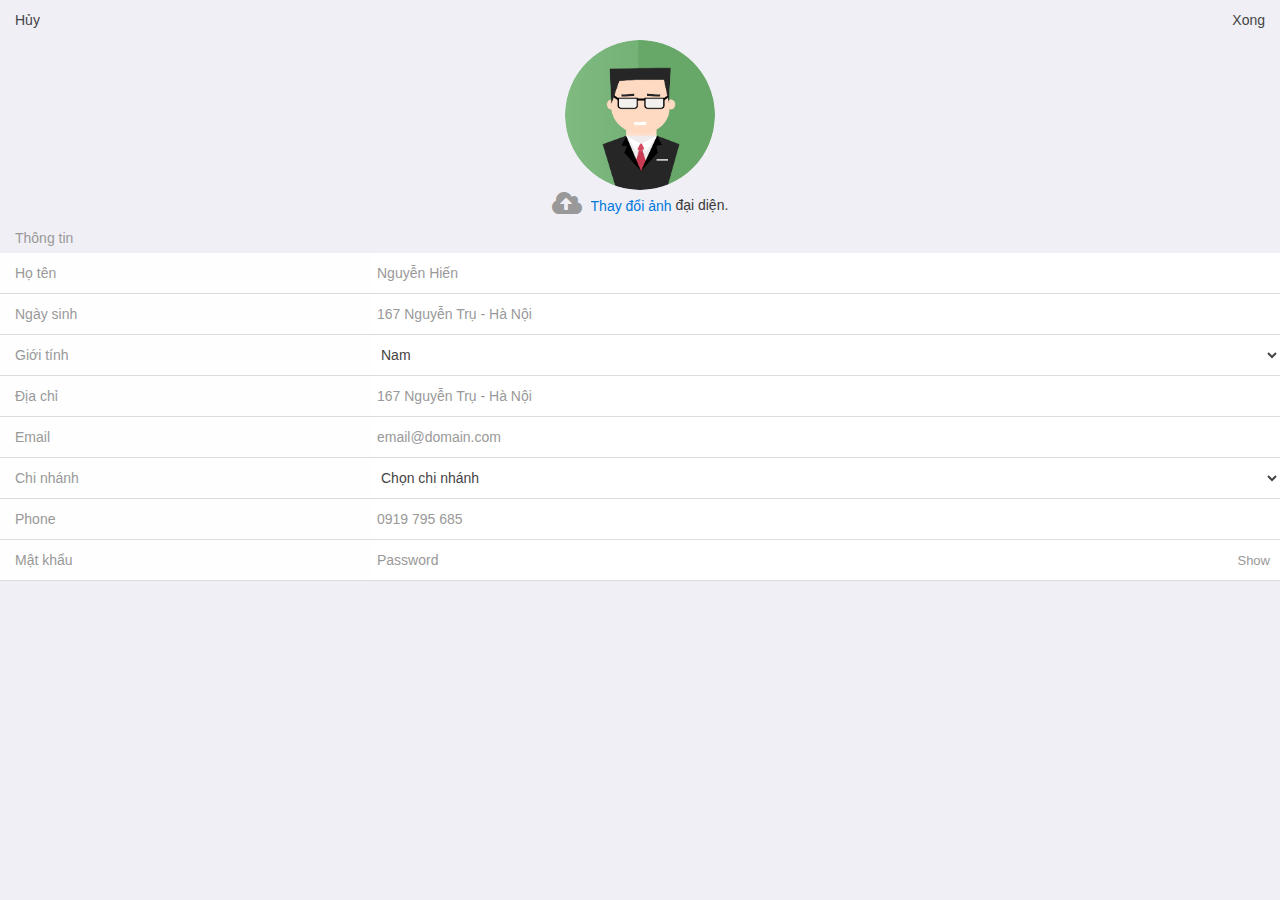
<file: human.html>
<!DOCTYPE html>
<html>
<head>
    <meta charset="utf-8">
    <meta http-equiv="X-UA-Compatible" content="IE=edge">
    <meta name="viewport" content="width=device-width, initial-scale=1.0, minimum-scale=1.0, maximum-scale=1.0, user-scalable=no">
    <meta name="HandheldFriendly" content="true">
	<title>Add a new human | Catcha Manage - Ứng dụng quản lý feedback, chăm sóc ngay khi khách hàng bước chân vào cửa hàng</title>
	<link rel="icon" href="public/images/favicon.ico">
	<link rel="stylesheet" href="public/css/uikit.almost-flat.css" />
	<link rel="stylesheet" href="public/css/components/form-password.almost-flat.min.css" />
	<link rel="stylesheet" href="public/css/components/search.almost-flat.min.css" />
	<link rel="stylesheet" href="public/css/components/form-file.almost-flat.min.css" />
	<link rel="stylesheet" href="public/css/components/upload.almost-flat.min.css" />
	<link rel="stylesheet" href="https://maxcdn.bootstrapcdn.com/font-awesome/4.7.0/css/font-awesome.min.css" />
	<link rel="stylesheet" href="public/css/style.css" />
</head>
<body>


<div class="uk-container-simon nav-cc">
	<div class="uk-grid">
		<a class="uk-text-left uk-width-1-2 icon-route" href="index.html">Hủy</a>
		<a class="uk-text-right uk-width-1-2 icon-route">Xong</a>
	</div>
</div>

<div class="uk-text-center">
	<div class="uk-text-center">
		<img src="public/images/employee/user.png" alt="" class="uk-border-circle thumbnail-human">

		<div id="upload-drop" class="uk-placeholder uk-text-center">
            <i class="uk-icon-cloud-upload uk-icon-medium uk-text-muted uk-margin-small-right"></i> <a class="uk-form-file">Thay đổi ảnh<input id="upload-select" type="file"></a> đại diện.
	    </div>
	</div>
	<div class="clearfix"></div>
</div>

<!-- Info -->
<div class="box-form">
	<div class="uk-container-simon">
		<p class="title-box">Thông tin</p>
	</div>
	<div class="box-white">
		<form class="uk-form">
		    <div class="uk-grid control-form uk-margin-top-remove">
		        <div class="uk-width-3-10 label-input text-gray">Họ tên</div>
		        <div class="uk-width-7-10 wrap-input">
		        	<input type="text" placeholder="Nguyễn Hiến" class="uk-width-1-1 input-form">
		        </div>
		    </div>
		    <div class="uk-grid control-form uk-margin-top-remove">
		        <div class="uk-width-3-10 label-input text-gray">Ngày sinh</div>
		        <div class="uk-width-7-10 wrap-input">
			        <input type="text" placeholder="167 Nguyễn Trụ - Hà Nội" class="uk-width-1-1 input-form">
		        </div>
		    </div>
		    <div class="uk-grid control-form uk-margin-top-remove">
		        <div class="uk-width-3-10 label-input text-gray">Giới tính</div>
		        <div class="uk-width-7-10 wrap-input">
        			<div class="uk-form-select" data-uk-form-select>
	        			<span></span>
					    <select class="uk-width-1-1">
					        <option value="1" selected="">Nam</option>
					        <option value="2">Nữ</option>
					    </select>
					</div>
		        </div>
		    </div>
		    <div class="uk-grid control-form uk-margin-top-remove">
		        <div class="uk-width-3-10 label-input text-gray">Địa chỉ</div>
		        <div class="uk-width-7-10 wrap-input">
			        <input type="text" placeholder="167 Nguyễn Trụ - Hà Nội" class="uk-width-1-1 input-form">
		        </div>
		    </div>
		    <div class="uk-grid control-form uk-margin-top-remove">
		        <div class="uk-width-3-10 label-input text-gray">Email</div>
		        <div class="uk-width-7-10 wrap-input">
			        <input type="text" placeholder="email@domain.com" class="uk-width-1-1 input-form">
		        </div>
		    </div>
		    <div class="uk-grid control-form uk-margin-top-remove">
		        <div class="uk-width-3-10 label-input text-gray">Chi nhánh</div>
		        <div class="uk-width-7-10 wrap-input">
        			<div class="uk-form-select" data-uk-form-select>
					    <span></span>
					    <select class="uk-width-1-1">
					        <option value="0">Chọn chi nhánh</option>
					        <option value="1">Ad1: 103B6 Phạm Ngọc Thạch, Đống Đa</option>
					        <option value="2">Ad1: 103B6 Phạm Ngọc Thạch, Đống Đa, Hà Nội,  Hà Nội</option>
					    </select>
					</div>
		        </div>
		    </div>
		    <div class="uk-grid control-form uk-margin-top-remove">
		        <div class="uk-width-3-10 label-input text-gray">Phone</div>
		        <div class="uk-width-7-10 wrap-input">
			        <input type="text" placeholder="0919 795 685" class="uk-width-1-1 input-form">
		        </div>
		    </div>
		    <div class="uk-grid control-form uk-margin-top-remove">
		        <div class="uk-width-3-10 label-input text-gray">Mật khẩu</div>
		        <div class="uk-width-7-10 wrap-input uk-form-password">
			        <input type="password" placeholder="Password"  class="uk-width-1-1 input-form">
			        <a href="#" class="uk-form-password-toggle" data-uk-form-password>Show</a>
		        </div>
		    </div>

		</form>
	</div>
</div>
<!-- END Info -->

<!-- Script -->
<script src="https://code.jquery.com/jquery-1.12.4.min.js" integrity="sha256-ZosEbRLbNQzLpnKIkEdrPv7lOy9C27hHQ+Xp8a4MxAQ=" crossorigin="anonymous"></script>
<script src="public/js/uikit.min.js"></script>
<script src="public/js/components/form-password.min.js"></script>
<script src="public/js/components/upload.min.js"></script>
<script>

    $(function(){

        var progressbar = $("#progressbar"),
            bar         = progressbar.find('.uk-progress-bar'),
            settings    = {

            action: '/', // upload url

            allow : '*.(jpg|jpeg|gif|png)', // allow only images

            loadstart: function() {
                bar.css("width", "0%").text("0%");
                progressbar.removeClass("uk-hidden");
            },

            progress: function(percent) {
                percent = Math.ceil(percent);
                bar.css("width", percent+"%").text(percent+"%");
            },

            allcomplete: function(response) {

                bar.css("width", "100%").text("100%");

                setTimeout(function(){
                    progressbar.addClass("uk-hidden");
                }, 250);

                alert("Upload Completed")
            }
        };

        var select = UIkit.uploadSelect($("#upload-select"), settings),
            drop   = UIkit.uploadDrop($("#upload-drop"), settings);
    });

</script>
<!--END Script -->
</body>
</html>
</file>
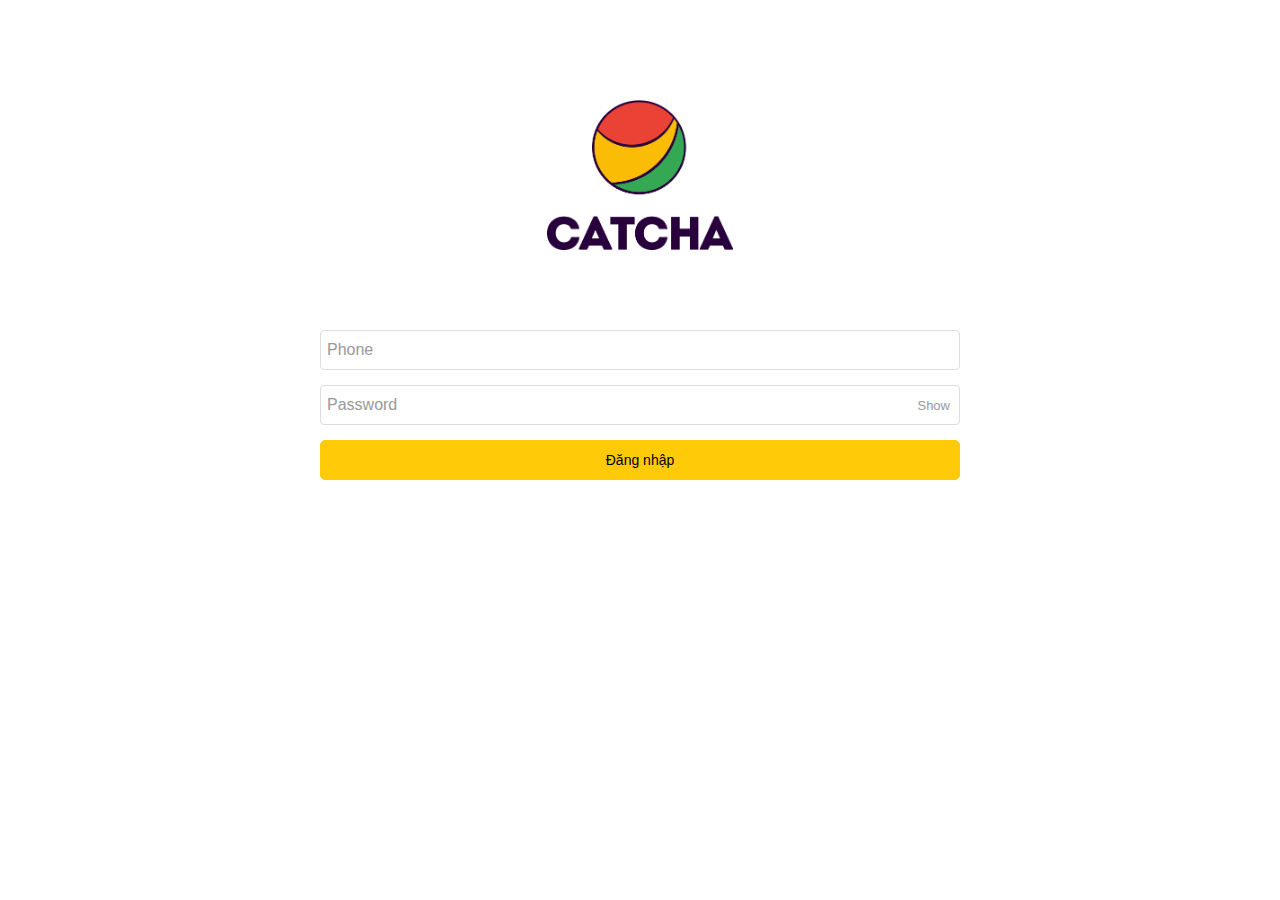
<file: login.html>
<!DOCTYPE html>
<html class="wrapp-layout">
<head>
    <meta charset="utf-8">
    <meta http-equiv="X-UA-Compatible" content="IE=edge">
    <meta name="viewport" content="width=device-width, initial-scale=1.0, minimum-scale=1.0, maximum-scale=1.0, user-scalable=no">
    <meta name="HandheldFriendly" content="true">
	<title>Login | Catcha Manage - Ứng dụng quản lý feedback, chăm sóc ngay khi khách hàng bước chân vào cửa hàng</title>
	<link rel="icon" href="public/images/favicon.ico">
	<link rel="stylesheet" href="public/css/uikit.almost-flat.css" />
	<link rel="stylesheet" href="public/css/components/form-password.almost-flat.min.css" />
	<link rel="stylesheet" href="public/css/style.css" />
	<link rel="stylesheet" href="https://maxcdn.bootstrapcdn.com/font-awesome/4.7.0/css/font-awesome.min.css" />
	<script src="https://code.jquery.com/jquery-1.12.4.min.js" integrity="sha256-ZosEbRLbNQzLpnKIkEdrPv7lOy9C27hHQ+Xp8a4MxAQ=" crossorigin="anonymous"></script>
	<script src="public/js/uikit.min.js"></script>
	<script src="public/js/components/form-password.min.js"></script>

</head>
<body>

<div class="container-cc">
    	<div class="text-center">
	    	<img src="public/images/catcha-purple.png" alt="Catcha - Ứng dụng quản lý feedback, chăm sóc ngay khi khách hàng bước chân vào cửa hàng" class="catcha-purple">
    	</div>
    	<div class="uk-width-1-1">
	    	<form class="uk-form">
		        <div class="uk-form-row">
	    	        <input type="text" placeholder="Phone"  class="uk-width-1-1 uk-form-large" >
		        </div>
		        <div class="uk-form-row">
				    <div class="uk-form-password uk-width-1-1" >
				        <input type="password" placeholder="Password"  class="uk-width-1-1 uk-form-large">
				        <a href="#" class="uk-form-password-toggle" data-uk-form-password>Show</a>
				    </div>
			    </div>
		        <div class="uk-form-row">
				    <button class="uk-button uk-width-1-1 uk-button-large btn-feedback-more">Đăng nhập</button>
		        </div>
			</form>
		</div>
</div>

</body>
</html>
</file>
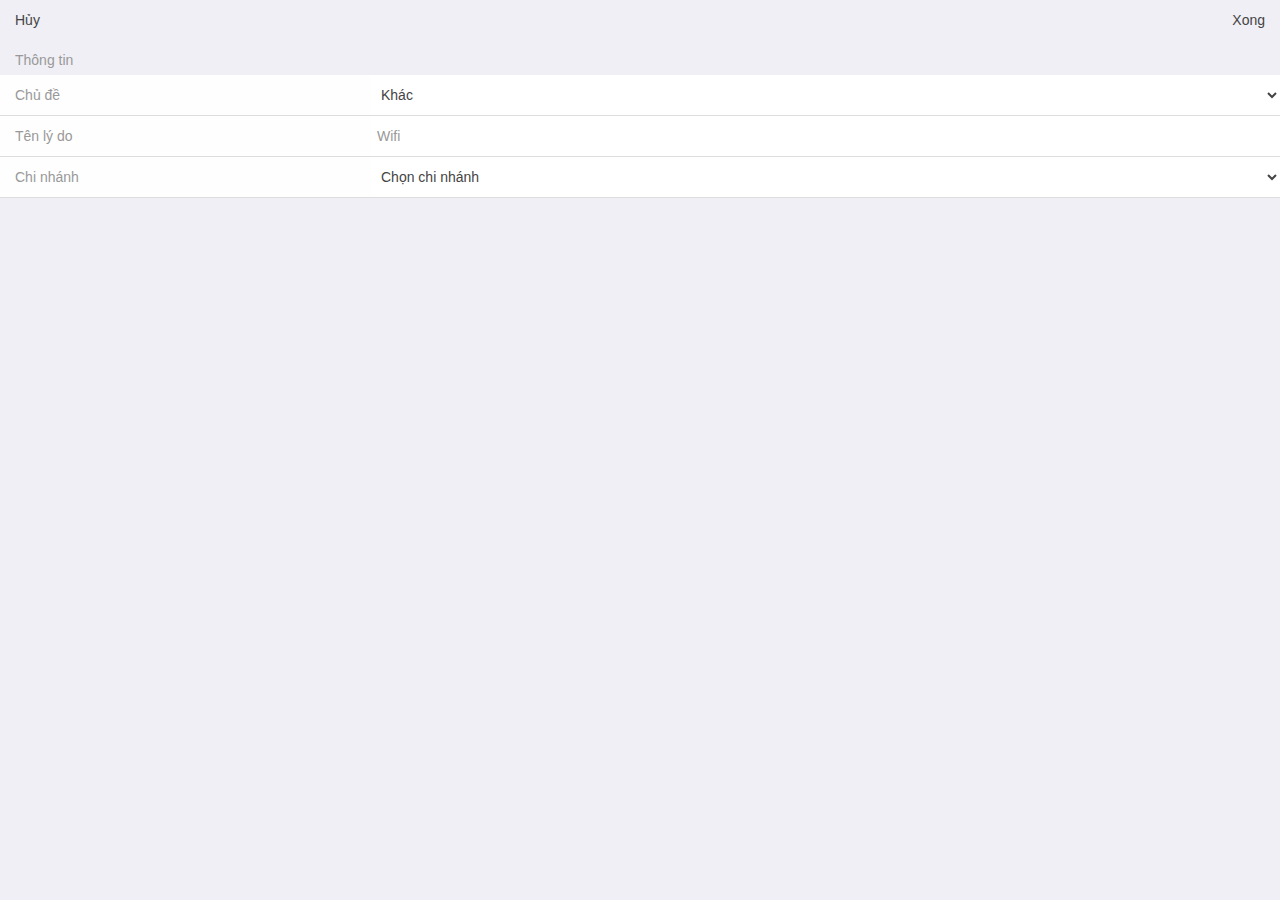
<file: uprole.html>
<!DOCTYPE html>
<html>
<head>
    <meta charset="utf-8">
    <meta http-equiv="X-UA-Compatible" content="IE=edge">
    <meta name="viewport" content="width=device-width, initial-scale=1.0, minimum-scale=1.0, maximum-scale=1.0, user-scalable=no">
    <meta name="HandheldFriendly" content="true">
	<title>Add a new human | Catcha Manage - Ứng dụng quản lý feedback, chăm sóc ngay khi khách hàng bước chân vào cửa hàng</title>
	<link rel="icon" href="public/images/favicon.ico">
	<link rel="stylesheet" href="public/css/uikit.almost-flat.css" />
	<link rel="stylesheet" href="public/css/components/form-password.almost-flat.min.css" />
	<link rel="stylesheet" href="public/css/components/search.almost-flat.min.css" />
	<link rel="stylesheet" href="public/css/components/form-file.almost-flat.min.css" />
	<link rel="stylesheet" href="public/css/components/upload.almost-flat.min.css" />
	<link rel="stylesheet" href="https://maxcdn.bootstrapcdn.com/font-awesome/4.7.0/css/font-awesome.min.css" />
	<link rel="stylesheet" href="public/css/style.css" />
</head>
<body>


<div class="uk-container-simon nav-cc">
	<div class="uk-grid">
		<a class="uk-text-left uk-width-1-2 icon-route" href="index.html">Hủy</a>
		<a class="uk-text-right uk-width-1-2 icon-route">Xong</a>
	</div>
</div>


<!-- Info -->
<div class="box-form">
	<div class="uk-container-simon">
		<p class="title-box">Thông tin</p>
	</div>
	<div class="box-white">
		<form class="uk-form">
		    <div class="uk-grid control-form uk-margin-top-remove">
		        <div class="uk-width-3-10 label-input text-gray">Chủ đề</div>
		        <div class="uk-width-7-10 wrap-input">
        			<div class="uk-form-select" data-uk-form-select>
	        			<span></span>
					    <select class="uk-width-1-1">
					        <option value="1" selected="">Sản phẩm</option>
					        <option value="1" selected="">Nhân viên</option>
					        <option value="1" selected="">Bảo hành</option>
					        <option value="1" selected="">Khác</option>
					    </select>
					</div>
		        </div>
		    </div>
		    <div class="uk-grid control-form uk-margin-top-remove">
		        <div class="uk-width-3-10 label-input text-gray">Tên lý do</div>
		        <div class="uk-width-7-10 wrap-input">
			        <input type="text" placeholder="Wifi" class="uk-width-1-1 input-form">
		        </div>
		    </div>
		    <div class="uk-grid control-form uk-margin-top-remove">
		        <div class="uk-width-3-10 label-input text-gray">Chi nhánh</div>
		        <div class="uk-width-7-10 wrap-input">
        			<div class="uk-form-select" data-uk-form-select>
					    <span></span>
					    <select class="uk-width-1-1">
					        <option value="0">Chọn chi nhánh</option>
					        <option value="1">Ad1: 103B6 Phạm Ngọc Thạch, Đống Đa</option>
					        <option value="2">Ad1: 103B6 Phạm Ngọc Thạch, Đống Đa, Hà Nội,  Hà Nội</option>
					    </select>
					</div>
		        </div>
		    </div>
		</form>
	</div>
</div>
<!-- END Info -->

<!-- Script -->
<script src="https://code.jquery.com/jquery-1.12.4.min.js" integrity="sha256-ZosEbRLbNQzLpnKIkEdrPv7lOy9C27hHQ+Xp8a4MxAQ=" crossorigin="anonymous"></script>
<script src="public/js/uikit.min.js"></script>
<script src="public/js/components/form-password.min.js"></script>
<!--END Script -->
</body>
</html>
</file>
<file: public/css/listen.css>
/*Varibles*/
/*General*/
body {
  font-family: 'Roboto', sans-serif !important;
  font-size: 14px;
  line-height: 1.42857143;
  color: #67686a;
  font-size: 1.4rem;
  background: #fefefe; }

h1, h2, h3, h4, h5, h6, p, span, button {
  font-family: 'Roboto', sans-serif !important; }

p.tip {
  font-size: 1.2rem;
  color: #8f8f8f; }

.text-center {
  text-align: center !important; }

.screen {
  padding: 25px; }

/*Screen scancode*/
.screen-scancode {
  border-radius: 15px; }
  .screen-scancode .head-box {
    border-top-left-radius: 15px;
    border-top-right-radius: 15px;
    background: #ffc801;
    padding: 10px;
    font-size: 1.6rem;
    border: 1px solid #ffc801; }
  .screen-scancode .body-box {
    padding-top: 35px;
    padding-bottom: 45px;
    background: #f6f5f4;
    padding: 10px; }
  .screen-scancode .foot-brand {
    background: #f6f5f4;
    border-top: 1px solid #dddddd;
    text-align: center;
    border-bottom-left-radius: 15px;
    border-bottom-right-radius: 15px; }
    .screen-scancode .foot-brand .foot-brand-name {
      display: block;
      padding: 10px 0;
      color: #c3bfb8; }
      .screen-scancode .foot-brand .foot-brand-name .brand {
        text-transform: uppercase;
        font-weight: bold; }

/*Welcome*/
.screen-sayhello {
  height: 100%;
  width: 100%;
  text-align: center; }
  .screen-sayhello .logo {
    margin-top: 35px;
    height: 128px;
    width: auto; }
  .screen-sayhello .core {
    position: fixed;
    bottom: 100px;
    right: 0px;
    left: 0px;
    padding: 25px; }
  .screen-sayhello .sayhello {
    margin-top: 55px; }
  .screen-sayhello .copyright {
    float: right;
    color: #dddddd;
    font-size: 1rem;
    position: fixed;
    bottom: 5px;
    right: 5px; }
    .screen-sayhello .copyright .brand {
      color: #999999;
      font-weight: bold; }
      .screen-sayhello .copyright .brand:hover {
        color: #4376dd; }
  .screen-sayhello .go-react {
    color: #393939 !important;
    font-weight: bold; }

/*Screen Thanks*/
.screen-thanks {
  height: 100%;
  width: 100%;
  background: #0655a9;
  position: relative; }
  .screen-thanks .close-grab {
    position: absolute;
    top: 0;
    right: 0;
    opacity: 0.8;
    padding: 10px 10px 30px 30px; }
  .screen-thanks .wrap-thanks {
    padding-top: 50px;
    padding-bottom: 50px; }
    .screen-thanks .wrap-thanks .img-checked {
      width: 80px; }
    .screen-thanks .wrap-thanks .say-thanks, .screen-thanks .wrap-thanks p {
      color: #fefefe; }
    .screen-thanks .wrap-thanks .say-thanks {
      font-size: 2rem; }
    .screen-thanks .wrap-thanks .tm-button-download {
      margin: 15px 0;
      box-shadow: 1px 1px 1px rgba(0, 0, 0, 0.1);
      background: #fff;
      border: none;
      color: #2ba3d4 !important;
      padding: 0 20px;
      line-height: 40px;
      font-size: 18px;
      width: 219px; }

/*Screen react*/
.screen-react .emoji {
  position: fixed;
  bottom: 100px;
  right: 0;
  left: 0;
  padding-left: 15px;
  padding-right: 15px; }
  .screen-react .emoji .item {
    padding-left: 0px !important;
    padding-right: 0px !important; }
  .screen-react .emoji img {
    width: 69px; }

.screen-feedback {
  margin-bottom: 39px; }
  .screen-feedback .about {
    font-size: 1.32rem !important; }
  .screen-feedback .ui.checkbox {
    display: block !important; }

.foot-feedback, .foot-guide {
  border-top-left-radius: 8px !important;
  border-top-right-radius: 8px !important;
  background: #3e0052;
  color: #fff;
  padding: 15px;
  position: fixed;
  bottom: 0;
  left: 0;
  right: 0; }
  .foot-feedback .compress, .foot-guide .compress {
    float: right; }

.guide {
  position: fixed;
  bottom: 0;
  right: 0; }
  .guide i {
    font-size: 1.8rem;
    color: #4376dd; }

/*Feedback*/
.screen-opinion {
  height: 100%;
  width: 100%;
  background: #3e0052; }

.wrap-feedback {
  background: #f6f5f4;
  border-radius: 5px;
  margin-top: 25px;
  padding: 15px;
  border: 1px solid #dddddd; }
  .wrap-feedback .head-box {
    background: #ffc801;
    border-top-left-radius: 5px;
    border-top-right-radius: 5px;
    padding: 10px; }
    .wrap-feedback .head-box .title-text {
      margin: 0;
      font-size: 1.2rem; }
  .wrap-feedback .btn-final .text-roar {
    text-transform: uppercase !important;
    font-size: 1.4rem;
    line-height: 1.8rem;
    display: block; }
  .wrap-feedback .btn-final .text-rule {
    font-size: 1rem;
    line-height: 1.2rem;
    font-weight: 300;
    opacity: 0.8; }

.tip-to-opinion {
  margin-bottom: 3px;
  font-size: 1.2rem; }

.step {
  margin-bottom: 25px;
  display: block; }
  .step .item {
    width: 32%;
    height: 10px;
    border-radius: 5px;
    background: #dddddd;
    float: left; }
  .step .item + .item {
    margin-left: 1%; }
  .step .active {
    background: #fab059; }

/*FIX*/
.ui.multiple.dropdown > .label {
  padding: 5px 5px !important; }

.ui.label > img {
  height: 1.1666em !important; }

.ui.selection.dropdown {
  margin-top: 15px; }

.ui.selection.dropdown .menu > .item {
  font-size: 1.2rem; }

.ui.multiple.dropdown > .label {
  font-size: 1.2rem; }

@media only screen and (max-width: 414px) {
  .ui.multiple.dropdown {
    padding-right: 0.8rem !important; } }
@media only screen and (max-width: 767px) and (min-width: 320px) {
  .ui.selection.dropdown .menu {
    max-height: 14rem; } }

/*# sourceMappingURL=listen.css.map */
</file>
<file: public/css/style.css>
/*Varibles*/
/*Mixin*/
/*Bg Nav*/
.bg-nav-white {
  background: #fefefe !important;
  border-bottom: 1px solid rgba(0, 0, 0, 0.1); }
  .bg-nav-white p, .bg-nav-white i, .bg-nav-white a {
    color: #393939 !important; }

.bg-nav-red {
  background: #e62117 !important;
  border-bottom: 1px solid rgba(0, 0, 0, 0.1); }
  .bg-nav-red p, .bg-nav-red i, .bg-nav-red a {
    color: #fefefe !important; }

.bg-nav-orange {
  background: #ffcb09 !important; }
  .bg-nav-orange p, .bg-nav-orange i, .bg-nav-orange a {
    color: #393939 !important; }

.bg-nav-primary {
  background: #29ace4 !important; }
  .bg-nav-primary p, .bg-nav-primary i, .bg-nav-primary a {
    color: rgba(255, 255, 255, 0.9) !important; }

/*Span*/
.span-blue, .span-blue:hover {
  background: #4376dd;
  color: #fefefe; }

.span-green, .span-green:hover {
  background: #15bb92;
  color: #fefefe; }

.span-red, .span-red:hover {
  background: #e52843;
  color: #fefefe; }

.span-pink, .span-pink:hover {
  background: #e52843;
  color: #fefefe; }

.span-yellow, .span-yellow:hover {
  background: #ffcb09;
  color: #fefefe; }

/*Box*/
.box-white {
  background: #fefefe; }

/*Text*/
.text-yellow {
  color: #ffcb09; }

.text-gray {
  color: #999999; }

.text-blue {
  color: #4376dd; }

.text-green {
  color: #15bb92; }

.text-red {
  color: #cd1b2c; }

.text-black {
  color: #393939; }

.text-white {
  color: #fefefe; }

.text-center {
  text-align: center; }

.text-bold {
  font-weight: bold; }

.text-italic {
  font-style: italic; }

.text-upper {
  text-transform: uppercase; }

.margin-bottom-remove {
  margin-bottom: 0px; }

.margin-top-remove {
  margin-top: 0px; }

.margin-bottom-10 {
  margin-bottom: 10px; }

.margin-top-10 {
  margin-top: 10px; }

/*Button*/
.btn-straight {
  border-radius: 0px; }

.btn-yellow, .btn-yellow:hover {
  background: #ffcb09;
  color: #fefefe;
  border: 2px solid #ffcb09; }

.btn-green, btn-green:hover {
  background: #15bb92;
  color: #fefefe;
  border: 2px solid #15bb92; }

.btn-feedback-more, .btn-feedback-more:hover {
  background: #ffcb09;
  color: black;
  text-shadow: none;
  border: 1px solid #ffcb09;
  font-weight: 500; }

.btn-feedback-more:hover {
  font-weight: bold; }

/*Base*/
html {
  font-size: 62.5%;
  background: #f0eff5;
  -webkit-text-size-adjust: none; }

body {
  font-family: 'Roboto', sans-serif;
  font-size: 14px;
  line-height: 1.42857143;
  color: #393939;
  font-size: 1.4rem;
  background: #f0eff5;
  margin-bottom: 50px; }

* {
  margin: 0px;
  padding: 0px; }

li {
  list-style: none; }

a, a:hover {
  text-decoration: none; }

a:focus, a:active {
  outline: none; }

input[type=text] {
  -webkit-appearance: none;
  -moz-appearance: none;
  appearance: none; }

.clearfix {
  clear: both; }

/*Fix Safari*/
a, a:active, a:focus, a:hover {
  -webkit-tap-highlight-color: transparent; }

/*Fix UIKIT*/
.uk-container-simon {
  padding: 0 15px !important; }

.uk-navbar {
  border-radius: 0px;
  background: #fcfcfc;
  border: 1px solid transparent; }

.uk-navbar-nav > li > a {
  text-shadow: 0 0px 0 #fefefe; }

.uk-navbar-toggle {
  text-shadow: 0 0px 0 #fefefe; }

.uk-button {
  font-size: 1.4rem; }

.uk-panel-box {
  padding: 10px; }

.uk-navbar-nav > li:hover > a, .uk-navbar-nav > li > a:focus, .uk-navbar-nav > li.uk-open > a {
  background-color: transparent;
  color: #393939;
  outline: none;
  border-left-color: transparent;
  border-right-color: transparent;
  border-top-color: transparent; }

.menu-seting .icon-times {
  display: none; }

@media screen and (max-width: 414px) {
  .uk-offcanvas-bar {
    width: 100%; }

  .menu-seting .icon-times {
    display: block;
    position: absolute;
    top: 0;
    padding: 5px 15px;
    right: 0;
    font-size: 1.8rem;
    color: #999999; } }
/*Config Nav*/
/*nav-route*/
.nav-route {
  min-height: 40px; }
  .nav-route .nav-clasico .nav-area {
    float: left; }
    .nav-route .nav-clasico .nav-area .item {
      cursor: pointer;
      color: #393939;
      line-height: 40px;
      font-size: 1.6rem;
      display: inline-block;
      padding-left: 15px;
      padding-right: 15px; }
  .nav-route .nav-clasico .nav-primary {
    float: right;
    width: calc(100% - 45px); }
    .nav-route .nav-clasico .nav-primary .nav-action {
      width: calc(100% - 45px);
      /*Notify Reacted*/
      /*END Notify Reacted*/
      /*Location current*/ }
      .nav-route .nav-clasico .nav-primary .nav-action .notiquid {
        position: relative;
        line-height: 40px; }
        .nav-route .nav-clasico .nav-primary .nav-action .notiquid .quantum-notiquid {
          font-size: 10px;
          font-weight: normal;
          line-height: 13px;
          padding: 2px 6px;
          position: absolute;
          right: -13px;
          top: -10px;
          display: inline-block;
          min-width: 10px;
          color: #fefefe;
          text-align: center;
          white-space: nowrap;
          vertical-align: middle;
          background-color: #999999;
          border-radius: 10px; }
        .nav-route .nav-clasico .nav-primary .nav-action .notiquid .bg-disable {
          background: #999999 !important;
          border: 1px solid #999999 !important;
          color: #fefefe; }
        .nav-route .nav-clasico .nav-primary .nav-action .notiquid .bg-red {
          background: #ee3139 !important;
          border: 1px solid #ee3139 !important;
          color: #fefefe; }
      .nav-route .nav-clasico .nav-primary .nav-action .notiquid + .notiquid {
        padding-right: 5px;
        padding-left: 10px; }
      .nav-route .nav-clasico .nav-primary .nav-action .nav-location {
        width: 100%;
        line-height: 32px;
        padding: 3px; }
        .nav-route .nav-clasico .nav-primary .nav-action .nav-location .border-location {
          background: rgba(0, 0, 0, 0.1);
          border-radius: 6px;
          border: 1px solid transparent; }
          .nav-route .nav-clasico .nav-primary .nav-action .nav-location .border-location a {
            color: #393939;
            display: block; }
    .nav-route .nav-clasico .nav-primary .nav-action.nav-action-notify {
      width: calc(100% - 85px); }
    .nav-route .nav-clasico .nav-primary .nav-option {
      float: right; }
  .nav-route .nav-form {
    line-height: 40px; }
    .nav-route .nav-form .form-action {
      float: left;
      width: calc(100% - 60px); }
      .nav-route .nav-form .form-action .outside {
        display: block;
        padding: 3px;
        width: calc(100% - 10px); }
        .nav-route .nav-form .form-action .outside .input-action {
          width: 100%;
          display: block;
          line-height: 26px;
          padding-top: 3px;
          padding-bottom: 3px;
          border-radius: 5px;
          box-sizing: border-box;
          color: #393939;
          outline: none;
          font-size: 1.6rem;
          box-shadow: none !important;
          border: 1px solid transparent;
          background: rgba(0, 0, 0, 0.1); }
        .nav-route .nav-form .form-action .outside .input-action::-webkit-input-placeholder {
          /* Chrome */
          color: rgba(0, 0, 0, 0.5); }
        .nav-route .nav-form .form-action .outside .input-action:-ms-input-placeholder {
          /* IE 10+ */
          color: rgba(0, 0, 0, 0.5); }
        .nav-route .nav-form .form-action .outside .input-action::-moz-placeholder {
          /* Firefox 19+ */
          color: rgba(0, 0, 0, 0.5); }
        .nav-route .nav-form .form-action .outside .input-action:-moz-placeholder {
          /* Firefox 4 - 18 */
          color: rgba(0, 0, 0, 0.5); }
    .nav-route .nav-form .form-item {
      float: left; }
      .nav-route .nav-form .form-item a {
        display: inline-block;
        padding-left: 15px;
        padding-right: 15px;
        color: #393939; }

/*Nav cc option*/
.bg-navbar {
  background: #fcfcfc; }

.nav-cc {
  padding-left: 15px;
  padding-right: 15px;
  padding-top: 5px;
  padding-bottom: 5px;
  display: block; }
  .nav-cc .icon-route {
    color: #444;
    line-height: 40px; }
  .nav-cc .choice {
    background: #fefefe;
    color: #999999;
    border: 2px solid #dddddd;
    border-radius: 20px;
    padding: 5px 10px;
    display: inline-block;
    cursor: pointer;
    margin-right: 5px; }
  .nav-cc .active, .nav-cc .choice:hover {
    border-radius: 20px;
    background: #ffcb09;
    color: #393939;
    border: 2px solid #ffcb09; }

@media screen and (max-width: 375px) {
  .nav-cc .choice {
    background: #dddddd;
    color: #999999;
    border: none;
    border-radius: 20px;
    padding: 3px 4px;
    display: inline-block;
    cursor: pointer; }
  .nav-cc .active, .nav-cc .choice:hover {
    border-radius: 20px;
    background: #ffcb09;
    color: #393939;
    border: none; } }
@media screen and (max-width: 320px) {
  .nav-cc .choice {
    margin-right: 1px; } }
/*Screen Login*/
.catchalogo-login {
  margin-top: 200px;
  margin-bottom: 50px;
  text-align: center; }

/*Box*/
.title-box {
  margin: 0;
  line-height: 3rem;
  font-size: 1.4rem;
  color: #999999;
  margin-top: 5px; }

.border-box {
  border-top: 1px solid #dddddd;
  border-bottom: 1px solid #dddddd; }

.overflow-hidden {
  overflow: hidden; }

/*Sreen Home*/
.box-emoji {
  min-height: 100px; }
  .box-emoji .title-vote {
    color: #393939;
    font-size: 2rem; }
  .box-emoji .box-quantum-vote {
    margin-top: 18px; }
    .box-emoji .box-quantum-vote .title-quantum {
      margin: 0;
      display: block; }
    .box-emoji .box-quantum-vote .quantum-large {
      font-size: 2rem;
      color: #e52843; }
    .box-emoji .box-quantum-vote .quantum-small {
      font-size: 1.1rem;
      color: #999999;
      margin-top: 5px; }
    .box-emoji .box-quantum-vote .quantum-yellow {
      color: #ffcb09; }

.box-vote {
  background: #fefefe url(../images/vote.png) no-repeat 96% 85%; }

.box-love {
  background: #fefefe url(../images/emoji_love.png) no-repeat 96% 85%; }

.box-smile {
  background: #fefefe url(../images/emoji_smile.png) no-repeat 96% 85%; }

.box-angry {
  background: #fefefe url(../images/emoji_angry.png) no-repeat 96% 85%; }

.box-chart {
  margin-top: 10px;
  margin-bottom: 10px; }

.box-list .img-box-list {
  width: 30px;
  height: 30px; }
.box-list .row-list {
  padding-top: 10px;
  padding-bottom: 10px;
  border-bottom: 1px solid #dedede; }
  .box-list .row-list .title-list {
    font-size: 1.6rem; }
  .box-list .row-list .title-list-right {
    line-height: 30px;
    float: right;
    margin-left: 10px; }
  .box-list .row-list .text-info-profile {
    line-height: 22px; }
  .box-list .row-list .text-name {
    margin-left: 5px; }
  .box-list .row-list .text-quantum {
    min-width: 15%;
    color: #393939; }

.box-feedback .img-feedback {
  width: 50px;
  height: 50px; }
.box-feedback .row-list {
  padding-top: 10px;
  padding-bottom: 10px;
  border-bottom: 1px solid #dddddd; }
.box-feedback .head .head-time {
  font-size: 1.2rem;
  display: inline-block;
  float: right; }
.box-feedback .head .feedback-header {
  padding: 0px;
  border: 0px;
  background: transparent;
  margin-bottom: 0px; }
.box-feedback .head .info-header {
  font-size: 1.4rem;
  padding-left: 0px;
  padding-right: 0px; }
  .box-feedback .head .info-header span {
    margin-right: 5px; }
.box-feedback .head .img-rate {
  height: 15px; }
.box-feedback .head .info-header {
  margin-top: 2px;
  margin-bottom: 5px; }
.box-feedback .reason .reason-name {
  margin-right: 5px;
  border-radius: 12px;
  padding: 3px 3px;
  font-size: 1.4rem;
  font-weight: 400;
  display: inline-block; }
.box-feedback .reason .reason-name:active, .box-feedback .reason .reason-name:focus {
  color: #fefefe; }
.box-feedback .content {
  margin-top: 5px; }
  .box-feedback .content a {
    color: #393939;
    display: block; }

.uk-navbar-nav .fa {
  font-size: 2.2rem;
  line-height: 40px;
  color: #393939; }

.modal-time-choice {
  background: transparent;
  box-shadow: none; }
  .modal-time-choice .modal-time-list {
    padding-left: 0px;
    border-radius: 5px;
    background: rgba(255, 255, 255, 0.9); }
    .modal-time-choice .modal-time-list li {
      padding: 12px;
      border-bottom: 1px solid #e6e2e2; }
    .modal-time-choice .modal-time-list li:last-child {
      border-bottom: 1px solid transparent; }
  .modal-time-choice .modal-time-cancel {
    margin-top: 2px;
    background: rgba(253, 214, 14, 0.9);
    color: #393939;
    padding: 12px;
    display: block;
    border-radius: 5px; }

/*Company*/
.box-avatar {
  padding-top: 10px;
  padding-bottom: 10px; }
  .box-avatar .item-list-box .img-avatar {
    height: 40px;
    border-radius: 100%; }
  .box-avatar .item-right {
    display: inline-block;
    text-align: right; }
  .box-avatar .text-quantum {
    color: #393939;
    font-size: 1.8rem;
    margin-left: 2px;
    margin-right: 6px; }

.btn-small-primary {
  background: #29ace4;
  color: #fefefe;
  padding: 3px 5px;
  border-radius: 10px; }

/*Profile*/
.box-head-profile {
  background: #29ace4;
  color: #fefefe; }

.profile-head .img-head {
  width: 100px;
  height: 100px; }
.profile-head .text-name {
  color: #fefefe;
  font-size: 2rem;
  margin-top: 8px;
  margin-bottom: 0px;
  display: block; }
.profile-head .text-permission {
  color: #e8ebf1;
  margin-top: 0px;
  margin-bottom: 0px;
  padding-bottom: 10px; }

/*Chart*/
.box-chart .border-chart {
  border-top: 1px solid #dddddd;
  border-bottom: 1px solid #dddddd; }
.box-chart .title-chart {
  padding-bottom: 10px; }
.box-chart .inside-chart {
  padding-top: 10px;
  padding-bottom: 10px; }

@media screen and (min-width: 768px) {
  .box-emoji {
    min-height: 55px; }
    .box-emoji .title-vote {
      margin-bottom: 10px; }
    .box-emoji .box-quantum-vote {
      margin-top: 0px; } }
/*List Store*/
.box-collection .group-collection {
  margin-top: 0px;
  margin-bottom: 0px; }
  .box-collection .group-collection li {
    margin-top: 0px;
    padding-top: 15px;
    padding-bottom: 15px;
    color: #07D;
    padding-left: 15px;
    padding-right: 15px; }
    .box-collection .group-collection li a {
      font-size: 1.6rem; }

/*Add a human*/
.thumbnail-human {
  height: 150px; }

/*Box form*/
.box-form .control-form {
  border-bottom: 1px solid #dddddd;
  padding-left: 15px; }
  .box-form .control-form .label-input {
    line-height: 40px; }
  .box-form .control-form .input-form, .box-form .control-form select {
    height: 40px;
    border: none;
    border-radius: 0px; }
  .box-form .control-form .wrap-input {
    overflow: hidden;
    padding-left: 1px; }

/*menu-seting*/
/*Fix UI menucanvas*/
.uk-offcanvas-bar:after {
  content: "";
  display: block;
  position: absolute;
  top: 0;
  bottom: 0;
  right: 0;
  width: 0px;
  background: rgba(0, 0, 0, 0.3);
  box-shadow: none; }

.menu-seting {
  background: #f0eff5; }
  .menu-seting .list-setting .item-setting {
    line-height: 30px;
    border-bottom: 1px solid #dddddd; }
    .menu-seting .list-setting .item-setting .icon-setting {
      height: 20px; }
    .menu-seting .list-setting .item-setting .name-setting {
      color: #393939; }
    .menu-seting .list-setting .item-setting .action-setting {
      float: right;
      line-height: 30px;
      color: #393939; }

/*Login*/
html.wrapp-layout, html.wrapp-layout body {
  background: #fff !important; }
  html.wrapp-layout .container-cc, html.wrapp-layout body .container-cc {
    padding-left: 15px;
    padding-right: 15px; }
  html.wrapp-layout .catcha-purple, html.wrapp-layout body .catcha-purple {
    margin: 100px auto;
    margin-bottom: 80px;
    height: 150px; }
  @media screen and (min-width: 768px) {
    html.wrapp-layout .container-cc, html.wrapp-layout body .container-cc {
      padding-left: 15%;
      padding-right: 15%; } }
  @media screen and (min-width: 1024px) {
    html.wrapp-layout .container-cc, html.wrapp-layout body .container-cc {
      padding-left: 25%;
      padding-right: 25%; } }
  @media screen and (min-width: 1366px) {
    html.wrapp-layout .container-cc, html.wrapp-layout body .container-cc {
      padding-left: 35%;
      padding-right: 35%; } }

/*# sourceMappingURL=style.css.map */
</file>
<file: public/css/components/form-password.almost-flat.min.css>
/*! UIkit 2.27.4 | http://www.getuikit.com | (c) 2014 YOOtheme | MIT License */
.uk-form-password{display:inline-block;position:relative;max-width:100%}.uk-form-password-toggle{display:block;position:absolute;top:50%;right:10px;margin-top:-6px;font-size:13px;line-height:13px;color:#999}.uk-form-password-toggle:hover{color:#999;text-decoration:none}.uk-form-password>input{padding-right:50px!important}
</file>
<file: public/css/components/search.almost-flat.min.css>
/*! UIkit 2.27.4 | http://www.getuikit.com | (c) 2014 YOOtheme | MIT License */
.uk-search{display:inline-block;position:relative;margin:0}.uk-search:before{content:"\f002";position:absolute;top:0;left:0;width:30px;line-height:30px;text-align:center;font-family:FontAwesome;font-size:14px;color:rgba(0,0,0,.2)}.uk-search-field::-moz-focus-inner{border:0;padding:0}.uk-search-field::-webkit-search-cancel-button,.uk-search-field::-webkit-search-decoration{-webkit-appearance:none}.uk-search-field::-ms-clear{display:none}.uk-search-field::-moz-placeholder{opacity:1}.uk-search-field{box-sizing:border-box;margin:0;border-radius:0;font:inherit;color:#444;-webkit-appearance:none;width:120px;height:30px;padding:0 0 0 30px;border:1px solid transparent;background:rgba(0,0,0,0);-webkit-transition:all .2s linear;transition:all .2s linear;vertical-align:middle}.uk-search-field:-ms-input-placeholder{color:#999!important}.uk-search-field::-moz-placeholder{color:#999}.uk-search-field::-webkit-input-placeholder{color:#999}.uk-search-field:focus{outline:0}.uk-search-field:focus,.uk-search.uk-active .uk-search-field{width:180px}.uk-dropdown-search{width:300px;margin-top:0;background:#fff;color:#444}.uk-open>.uk-dropdown-search{-webkit-animation:uk-slide-top-fixed .2s ease-in-out;animation:uk-slide-top-fixed .2s ease-in-out}.uk-navbar-flip .uk-dropdown-search{margin-top:12px;margin-right:-16px}.uk-nav-search>li>a{color:#444}.uk-nav-search>li.uk-active>a{background:#00a8e6;color:#fff;outline:0;box-shadow:inset 0 0 5px rgba(0,0,0,.05);text-shadow:0 -1px 0 rgba(0,0,0,.1)}.uk-nav-search .uk-nav-header{color:#999}.uk-nav-search .uk-nav-divider{border-top:1px solid #ddd}.uk-nav-search ul a{color:#07D}.uk-nav-search ul a:hover{color:#059}.uk-offcanvas .uk-search{display:block;margin:20px 15px}.uk-offcanvas .uk-search:before{color:#777}.uk-offcanvas .uk-search-field{width:100%;border-color:transparent;background:#1a1a1a;color:#ccc}.uk-offcanvas .uk-search-field:-ms-input-placeholder{color:#777!important}.uk-offcanvas .uk-search-field::-moz-placeholder{color:#777}.uk-offcanvas .uk-search-field::-webkit-input-placeholder{color:#777}
</file>
<file: public/css/components/form-file.almost-flat.min.css>
/*! UIkit 2.27.4 | http://www.getuikit.com | (c) 2014 YOOtheme | MIT License */
.uk-form-file{display:inline-block;vertical-align:middle;position:relative;overflow:hidden}.uk-form-file input[type=file]{position:absolute;top:0;z-index:1;width:100%;opacity:0;cursor:pointer;left:0;font-size:500px}
</file>
<file: public/css/components/upload.almost-flat.min.css>
/*! UIkit 2.27.4 | http://www.getuikit.com | (c) 2014 YOOtheme | MIT License */
.uk-dragover{box-shadow:0 0 20px rgba(100,100,100,.3)}
</file>
